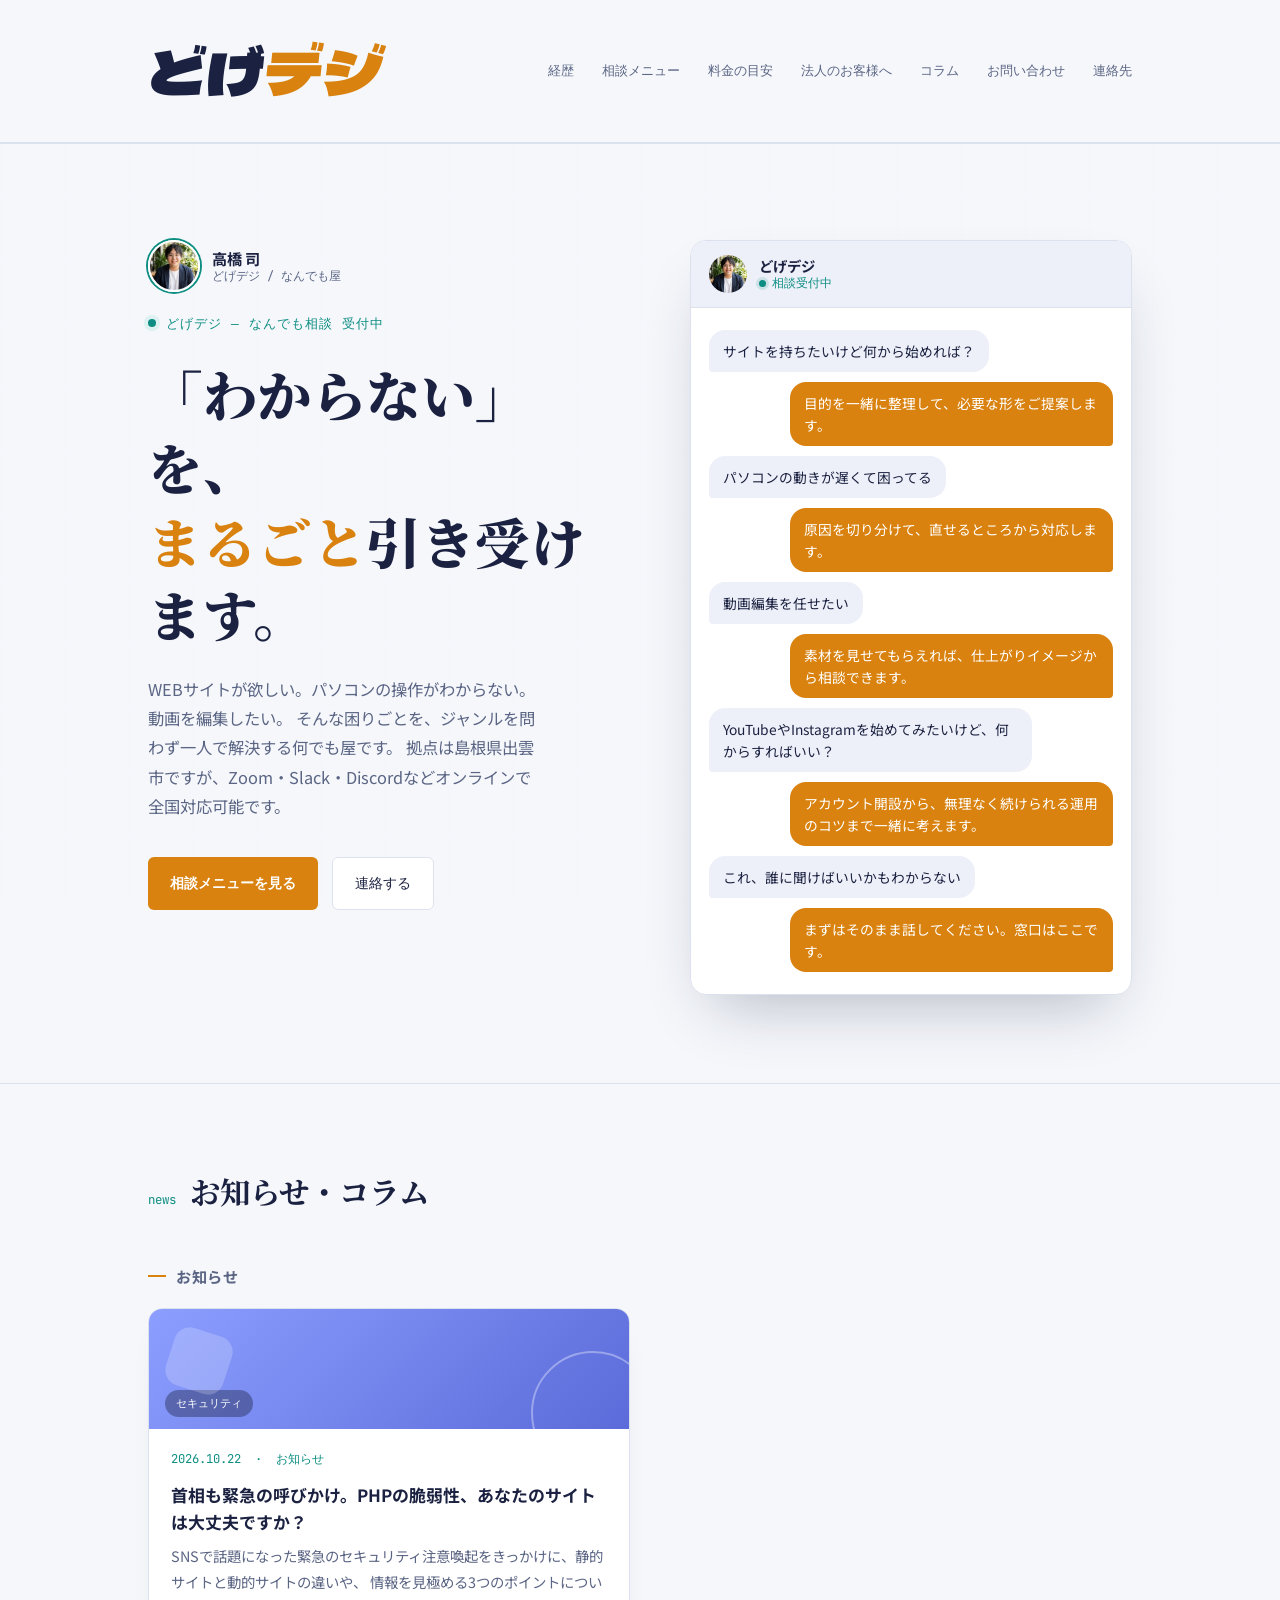
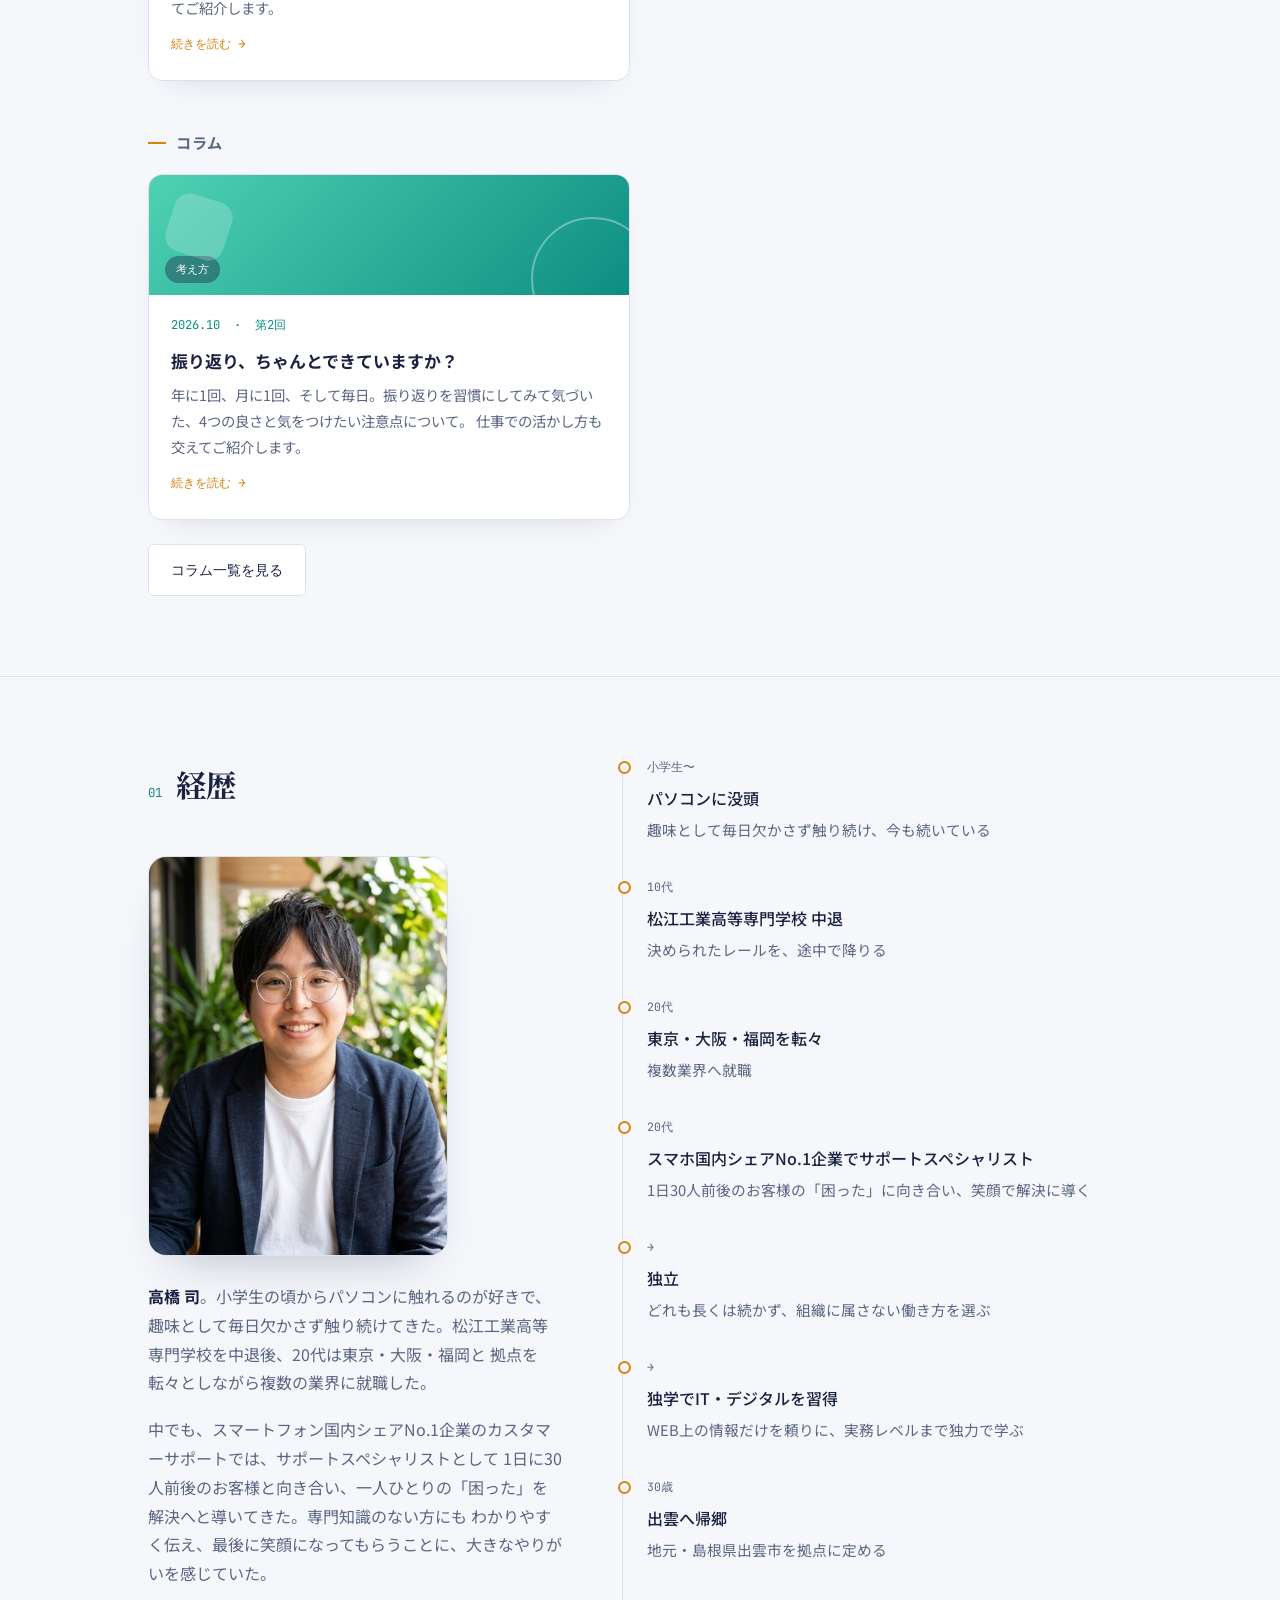
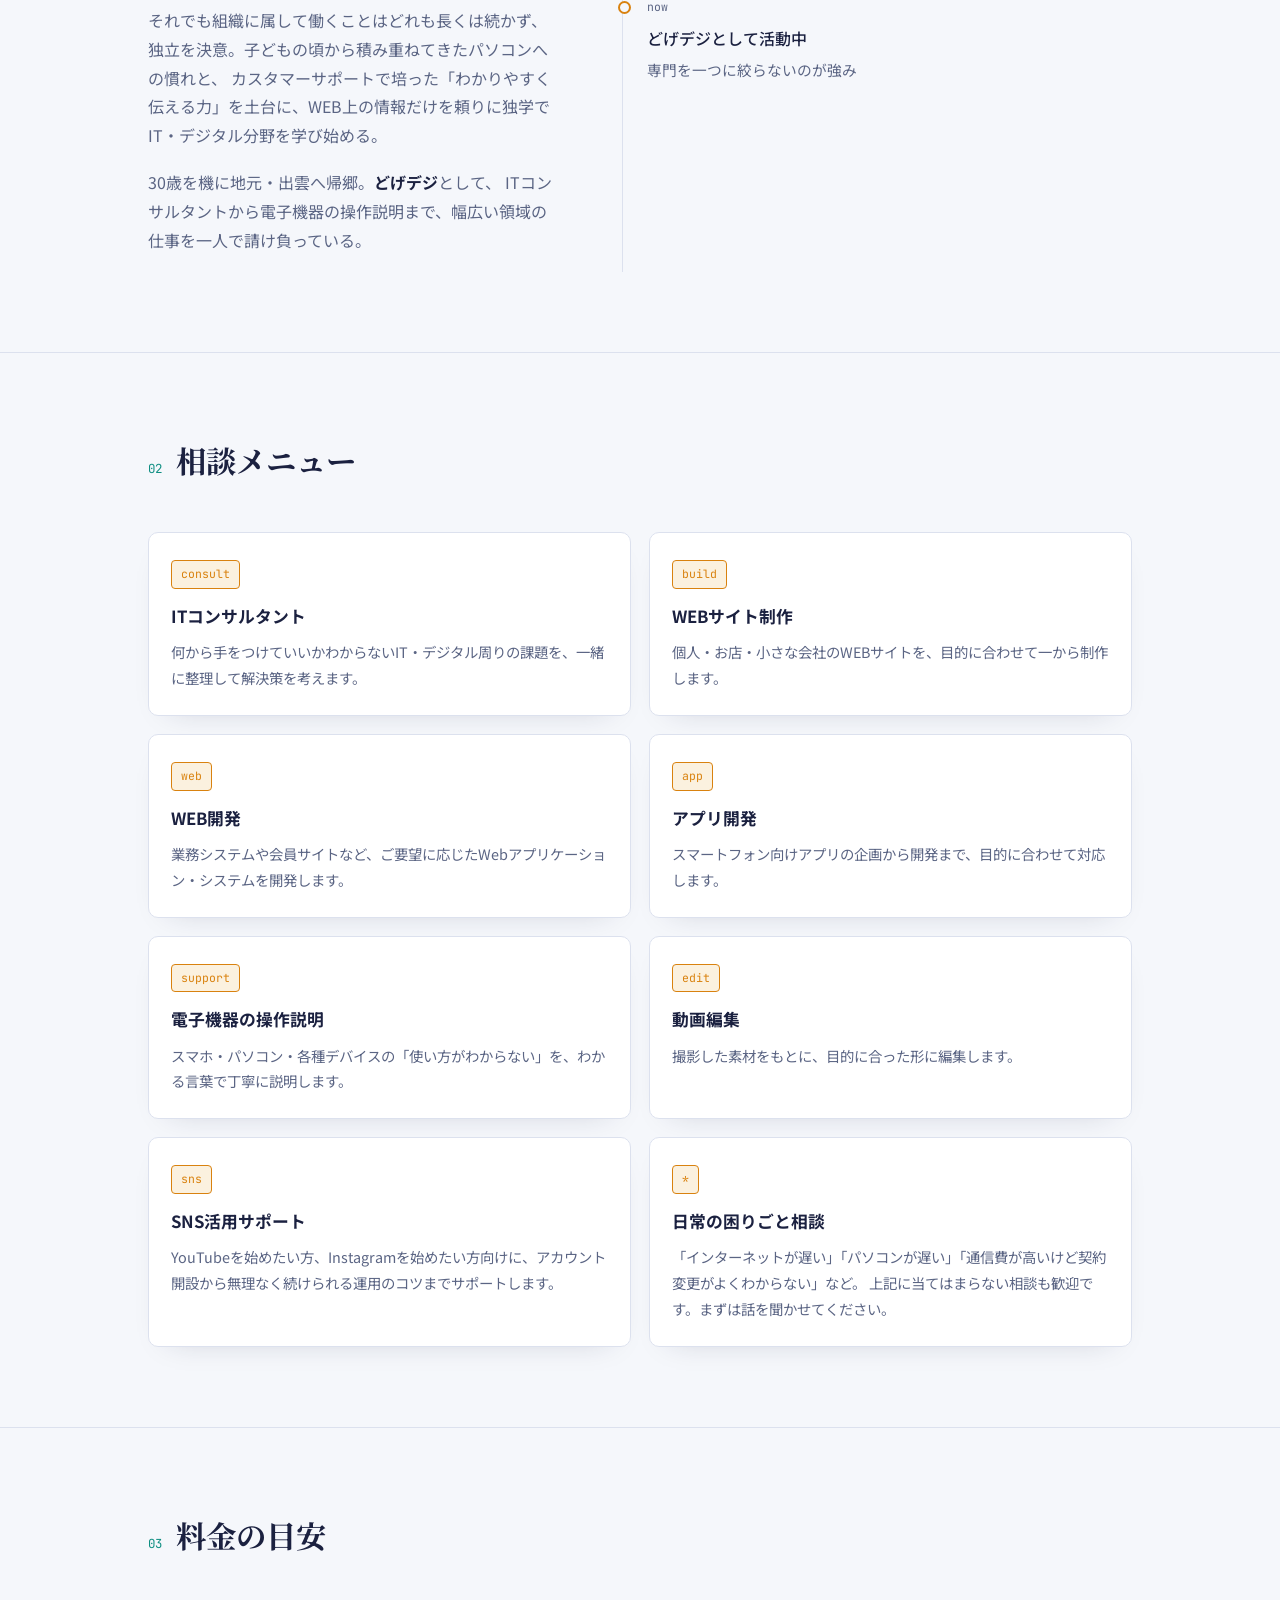
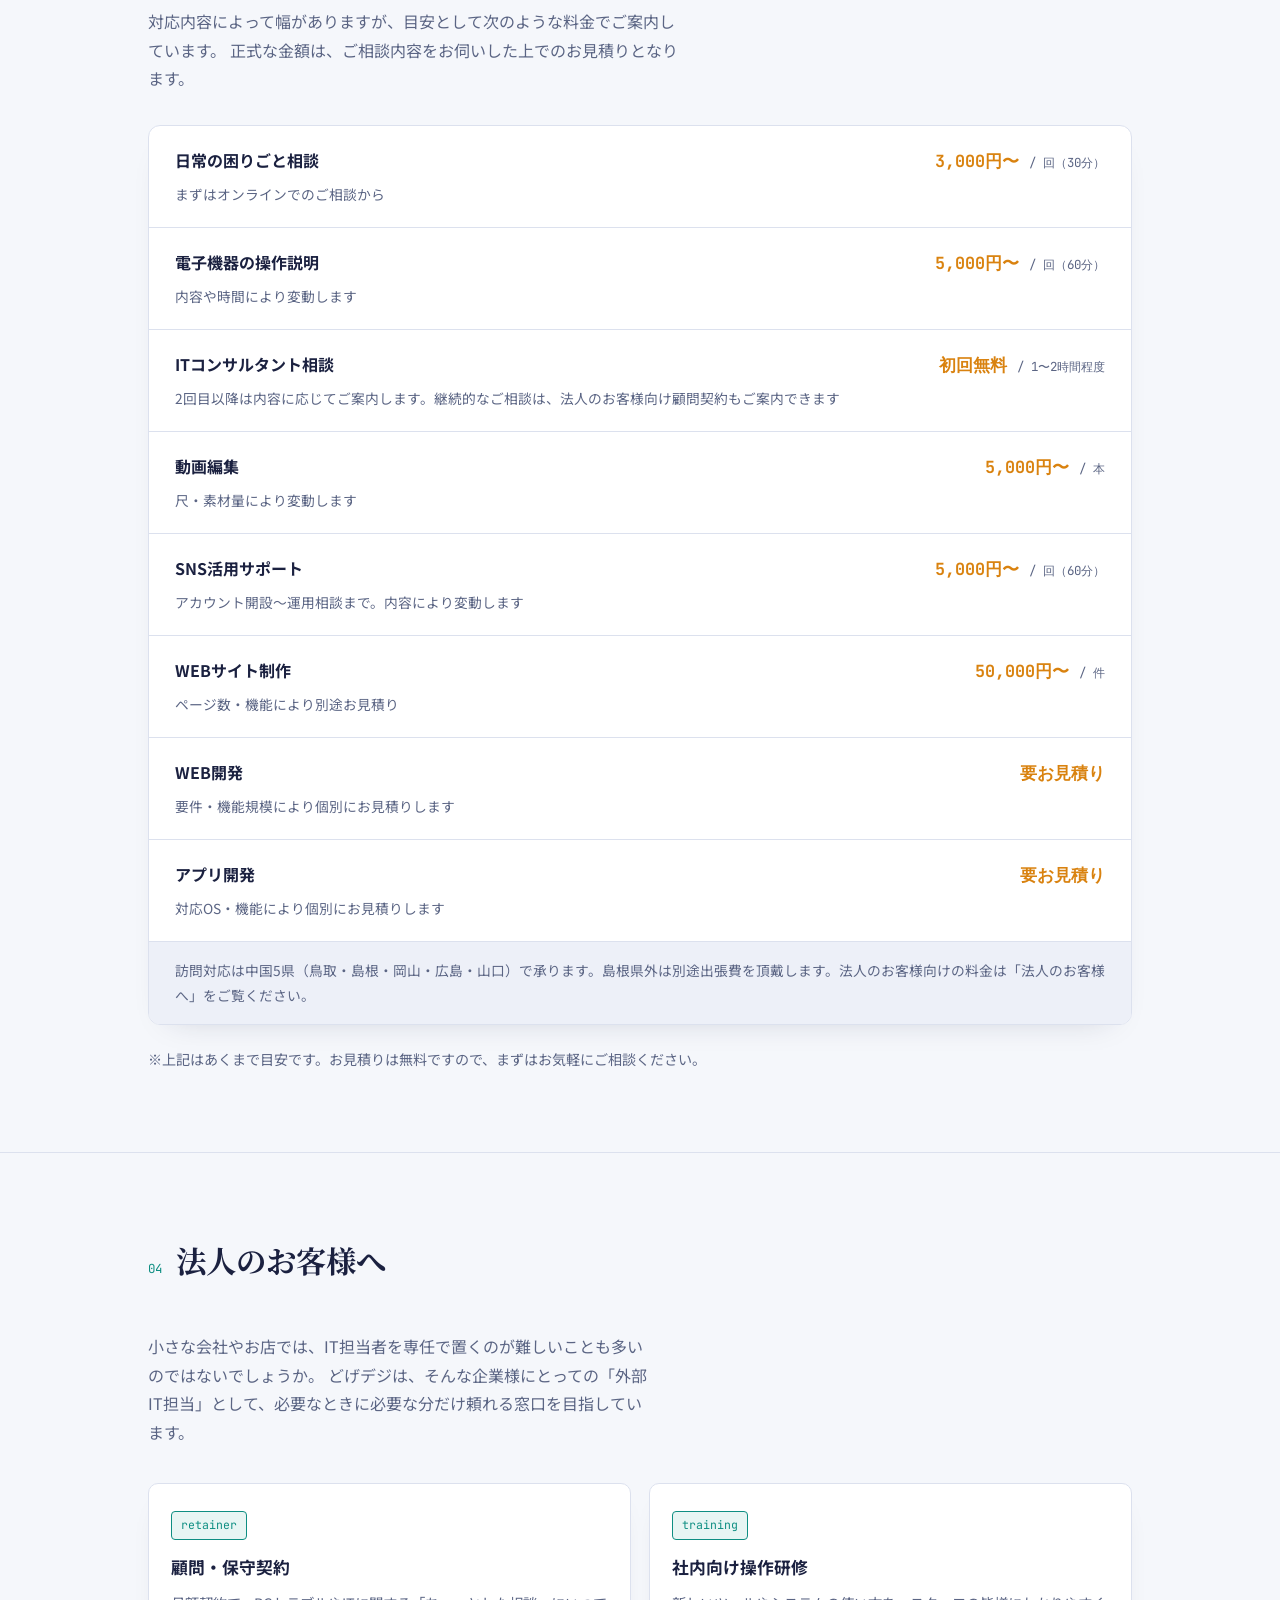
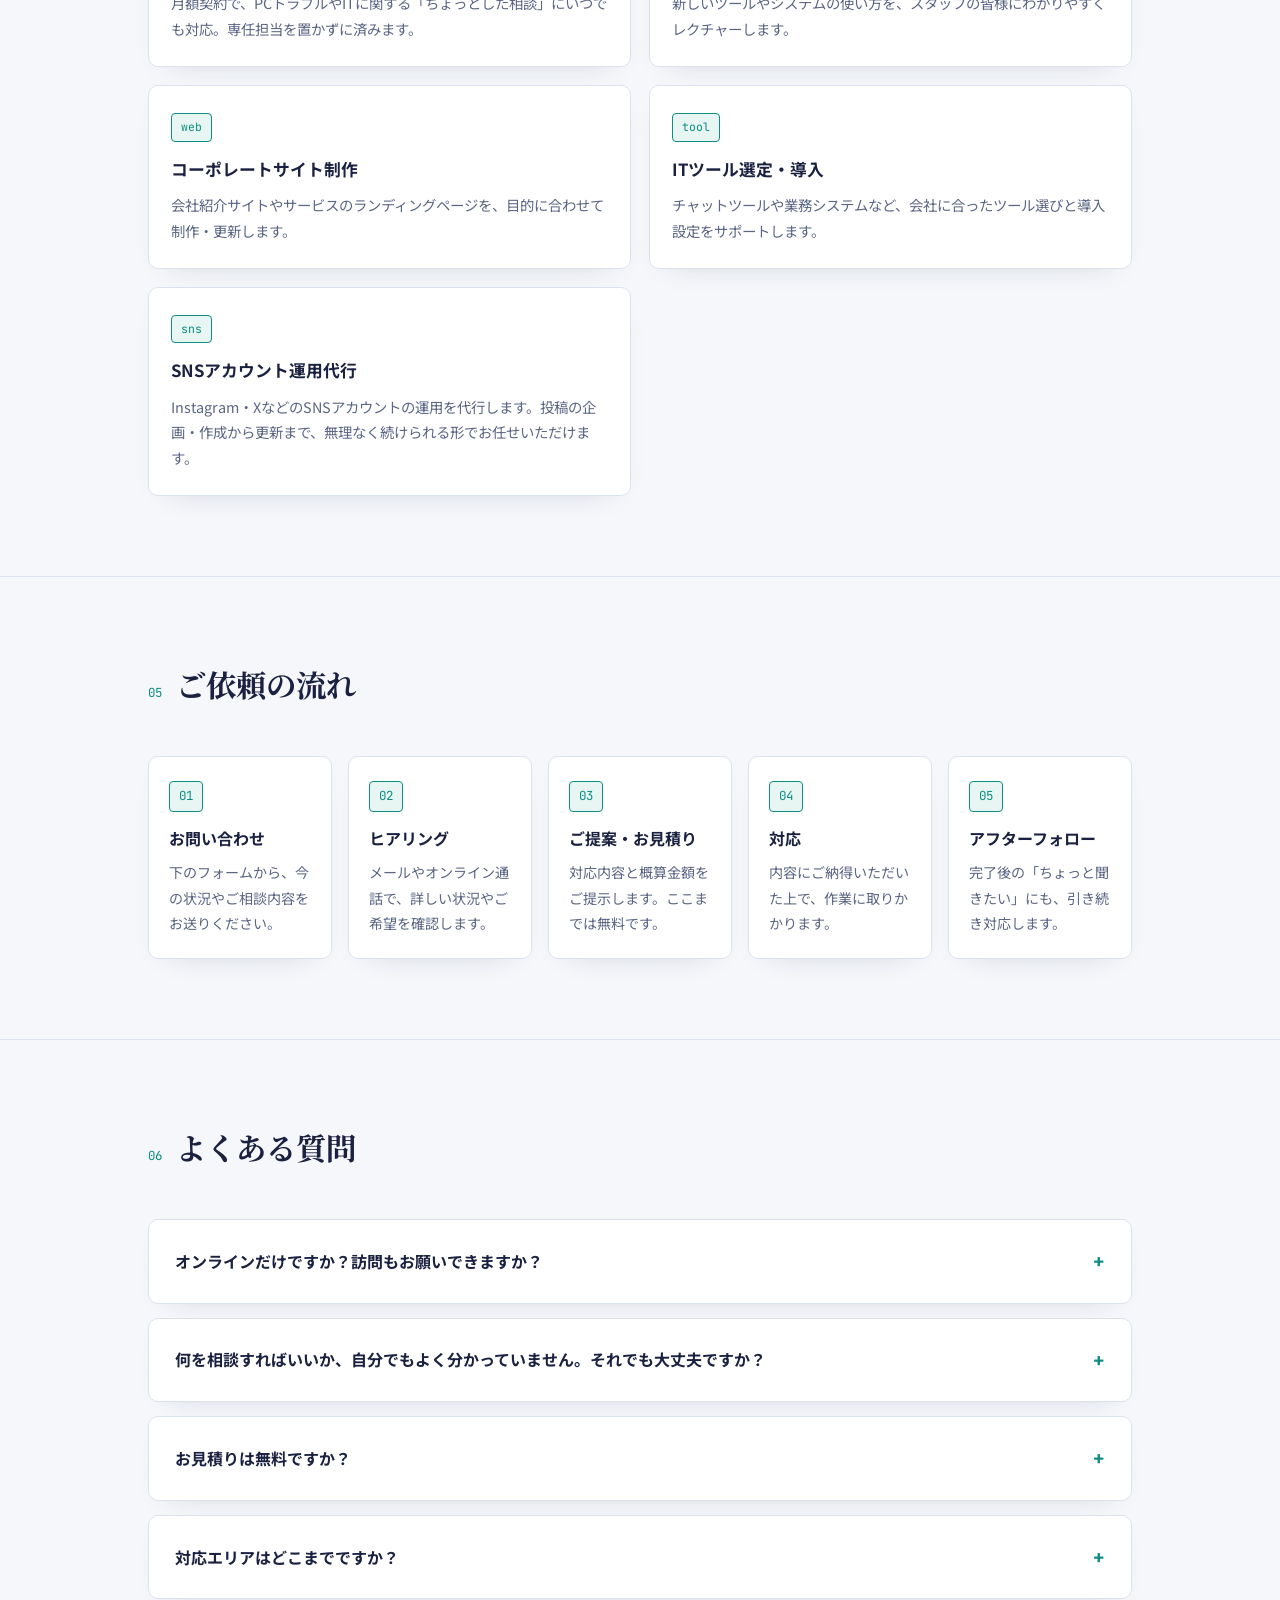
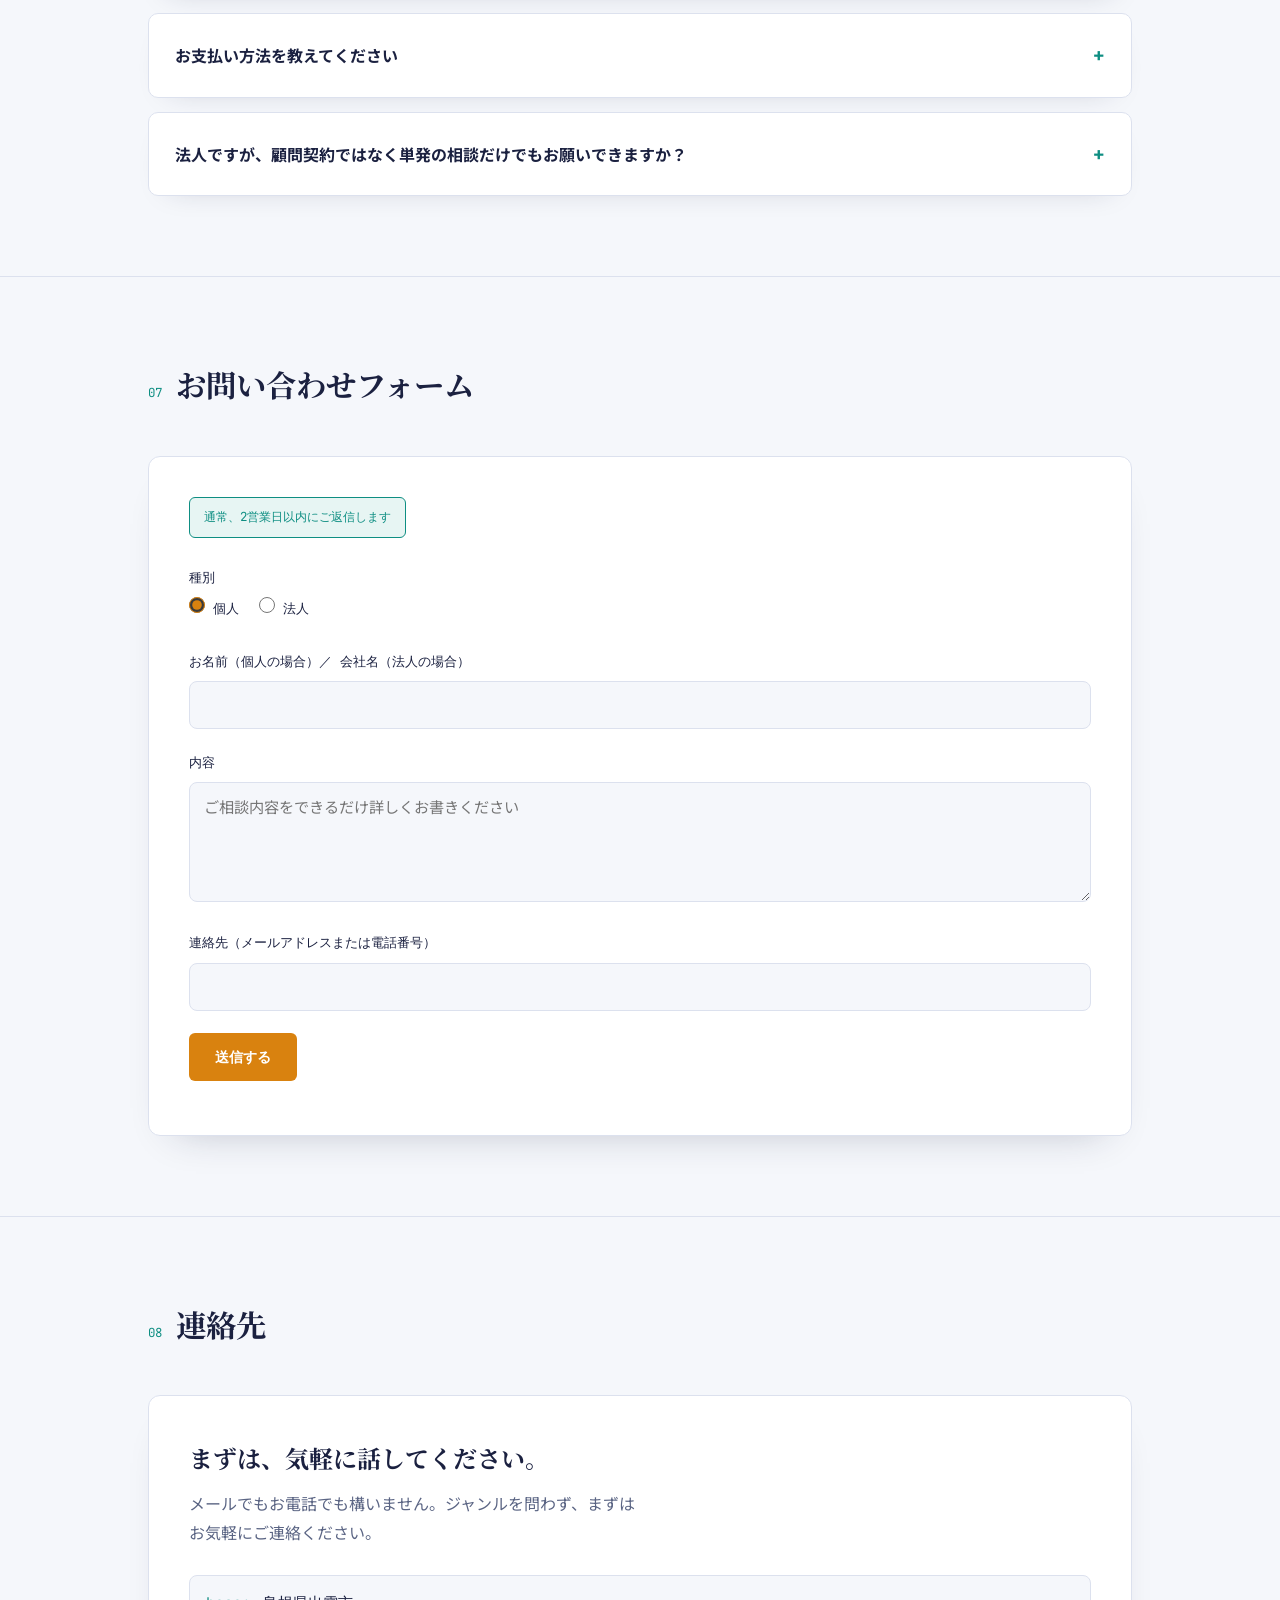
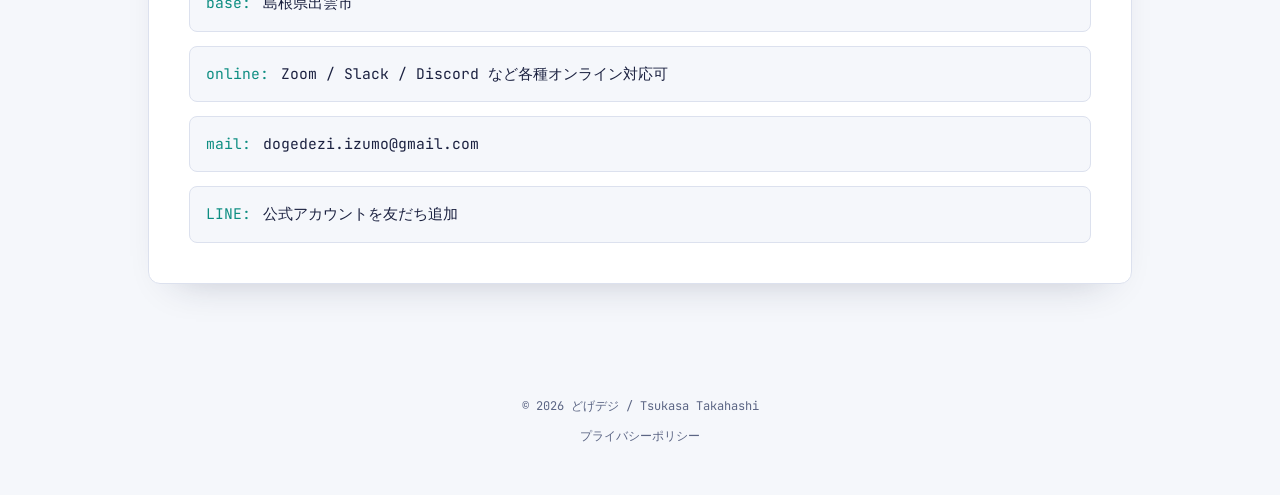
<file: index.html>
<!DOCTYPE html>
<html lang="ja">
<head>
<meta charset="UTF-8">
<meta name="viewport" content="width=device-width, initial-scale=1.0">
<title>どげデジ | なんでも相談できる、デジタルの窓口</title>
<meta name="description" content="島根県出雲市拠点、オンラインなら全国対応。WEBサイト制作、パソコン・スマホの操作説明、動画編集、SNS運用サポートなど、IT・デジタルのお困りごとを何でも相談できる「どげデジ」。個人のお客様から法人のお客様まで対応します。">
<link rel="canonical" href="https://dogedezi.jp/">
<link rel="icon" href="favicon.ico" sizes="any">
<link rel="icon" type="image/png" sizes="32x32" href="favicon-32.png">
<link rel="icon" type="image/png" sizes="192x192" href="favicon-192.png">
<link rel="apple-touch-icon" href="apple-touch-icon.png">
<meta property="og:type" content="website">
<meta property="og:site_name" content="どげデジ">
<meta property="og:title" content="どげデジ | なんでも相談できる、デジタルの窓口">
<meta property="og:description" content="島根県出雲市拠点、オンラインなら全国対応。WEBサイト制作、パソコン・スマホの操作説明、動画編集、SNS運用サポートなど、IT・デジタルのお困りごとを何でも相談できる「どげデジ」。">
<meta property="og:url" content="https://dogedezi.jp/">
<meta property="og:image" content="https://dogedezi.jp/profile-large.jpg">
<meta property="og:locale" content="ja_JP">
<meta name="twitter:card" content="summary_large_image">
<link rel="preconnect" href="https://fonts.googleapis.com">
<link href="https://fonts.googleapis.com/css2?family=Dela+Gothic+One&family=Noto+Serif+JP:wght@500;700;900&family=Noto+Sans+JP:wght@400;500;700&family=JetBrains+Mono:wght@400;500;700&display=swap" rel="stylesheet">
<link rel="stylesheet" href="style.css">
<script type="application/ld+json">
{
  "@context": "https://schema.org",
  "@type": "LocalBusiness",
  "name": "どげデジ",
  "image": "https://dogedezi.jp/profile-large.jpg",
  "url": "https://dogedezi.jp/",
  "email": "dogedezi.izumo@gmail.com",
  "description": "IT・デジタルのお困りごとを何でも相談できる、島根県出雲市拠点のなんでも屋「どげデジ」。オンラインなら全国対応。",
  "address": {
    "@type": "PostalAddress",
    "addressLocality": "出雲市",
    "addressRegion": "島根県",
    "addressCountry": "JP"
  },
  "areaServed": ["島根県", "鳥取県", "岡山県", "広島県", "山口県", "オンライン（全国対応）"],
  "priceRange": "¥3,000〜",
  "founder": {
    "@type": "Person",
    "name": "高橋司"
  }
}
</script>
</head>
<body>

<div class="grid-bg" aria-hidden="true"></div>

<header>
  <div class="nav">
    <a class="logo" href="index.html">どげ<span>デジ</span></a>
    <ul class="nav-links">
      <li><a href="#about">経歴</a></li>
      <li><a href="#services">相談メニュー</a></li>
      <li><a href="#pricing">料金の目安</a></li>
      <li><a href="#business">法人のお客様へ</a></li>
      <li><a href="column.html">コラム</a></li>
      <li><a href="#inquiry">お問い合わせ</a></li>
      <li><a href="#contact">連絡先</a></li>
    </ul>
  </div>
</header>

<main>
  <section class="hero">
    <div class="wrap hero-grid">
      <div>
        <div class="profile-badge">
          <img src="profile.jpg" alt="高橋司の写真" class="profile-photo">
          <div class="profile-badge-text">
            <span class="profile-name">高橋 司</span>
            <span class="profile-role">どげデジ / なんでも屋</span>
          </div>
        </div>
        <div class="eyebrow">どげデジ ― なんでも相談 受付中</div>
        <h1>「わからない」を、<br><span class="hl">まるごと</span>引き受けます。</h1>
        <p class="hero-sub">
          WEBサイトが欲しい。パソコンの操作がわからない。動画を編集したい。
          そんな困りごとを、ジャンルを問わず一人で解決する何でも屋です。
          拠点は島根県出雲市ですが、Zoom・Slack・Discordなどオンラインで全国対応可能です。
        </p>
        <div class="hero-cta">
          <a href="#services" class="btn btn-primary">相談メニューを見る</a>
          <a href="#contact" class="btn btn-ghost">連絡する</a>
        </div>
      </div>

      <div class="chatcard" aria-hidden="true">
        <div class="chatcard-header">
          <img src="profile.jpg" alt="" class="chatcard-avatar">
          <div class="chatcard-header-text">
            <span class="chatcard-name">どげデジ</span>
            <span class="chatcard-status"><span class="status-dot"></span>相談受付中</span>
          </div>
        </div>
        <div class="chatcard-body" id="log">
          <!-- filled by JS -->
        </div>
      </div>
    </div>
  </section>

  <section id="news">
    <div class="wrap">
      <div class="section-head">
        <span class="section-tag">news</span>
        <h2 class="section-title">お知らせ・コラム</h2>
      </div>
      <!--
        今後の更新方法:
        ここは「お知らせ」と「コラム」を別々のグループ（news-group）で表示します。
        ・お知らせ（記事ページを持たない告知や、今回のPHP脆弱性のような単発の注意喚起など）は
          お知らせグループの column-list に column-card を追加してください（リンク先が無ければ a タグの代わりに div タグで）。
          お知らせはコラムの「第◯回」には含めず、column-meta には日付や「お知らせ」などの表記のみを入れます。
        ・新しいコラム記事を公開したときは、コラムグループの column-card 1件をその記事の内容に差し替えてください
          （タイトル・抜粋・リンク先・日付など）。tone-a/tone-b/tone-c はcolumn.html側とローテーションを揃えてください。
      -->
      <div class="news-group">
        <div class="news-group-title">お知らせ</div>
        <div class="column-list">
          <a class="column-card" href="column/2026-10-security-notice.html">
            <div class="column-eyecatch tone-c"><span class="column-tag">セキュリティ</span></div>
            <div class="column-card-body">
              <div class="column-meta">2026.10.22 &nbsp;·&nbsp; お知らせ</div>
              <h3>首相も緊急の呼びかけ。PHPの脆弱性、あなたのサイトは大丈夫ですか？</h3>
              <p>
                SNSで話題になった緊急のセキュリティ注意喚起をきっかけに、静的サイトと動的サイトの違いや、
                情報を見極める3つのポイントについてご紹介します。
              </p>
              <span class="column-more">続きを読む →</span>
            </div>
          </a>
        </div>
      </div>

      <div class="news-group">
        <div class="news-group-title">コラム</div>
        <div class="column-list">
          <a class="column-card" href="column/2026-10-reflection-habit.html">
            <div class="column-eyecatch tone-b"><span class="column-tag">考え方</span></div>
            <div class="column-card-body">
              <div class="column-meta">2026.10 &nbsp;·&nbsp; 第2回</div>
              <h3>振り返り、ちゃんとできていますか？</h3>
              <p>
                年に1回、月に1回、そして毎日。振り返りを習慣にしてみて気づいた、4つの良さと気をつけたい注意点について。
                仕事での活かし方も交えてご紹介します。
              </p>
              <span class="column-more">続きを読む →</span>
            </div>
          </a>
        </div>
        <a href="column.html" class="btn btn-ghost" style="margin-top:24px;">コラム一覧を見る</a>
      </div>
    </div>
  </section>

  <section id="about">
    <div class="wrap about-grid">
      <div class="about-text">
        <div class="section-head">
          <span class="section-tag">01</span>
          <h2 class="section-title">経歴</h2>
        </div>
        <img src="profile-large.jpg" alt="高橋司の写真" class="about-photo">
        <p>
          <strong>高橋 司</strong>。小学生の頃からパソコンに触れるのが好きで、
          趣味として毎日欠かさず触り続けてきた。松江工業高等専門学校を中退後、20代は東京・大阪・福岡と
          拠点を転々としながら複数の業界に就職した。
        </p>
        <p>
          中でも、スマートフォン国内シェアNo.1企業のカスタマーサポートでは、サポートスペシャリストとして
          1日に30人前後のお客様と向き合い、一人ひとりの「困った」を解決へと導いてきた。専門知識のない方にも
          わかりやすく伝え、最後に笑顔になってもらうことに、大きなやりがいを感じていた。
        </p>
        <p>
          それでも組織に属して働くことはどれも長くは続かず、独立を決意。子どもの頃から積み重ねてきたパソコンへの慣れと、
          カスタマーサポートで培った「わかりやすく伝える力」を土台に、WEB上の情報だけを頼りに独学でIT・デジタル分野を学び始める。
        </p>
        <p>
          30歳を機に地元・出雲へ帰郷。<strong>どげデジ</strong>として、
          ITコンサルタントから電子機器の操作説明まで、幅広い領域の仕事を一人で請け負っている。
        </p>
      </div>

      <div class="timeline">
        <div class="tl-item">
          <span class="tl-time">小学生〜</span>
          <div class="tl-body">パソコンに没頭</div>
          <div class="tl-desc">趣味として毎日欠かさず触り続け、今も続いている</div>
        </div>
        <div class="tl-item">
          <span class="tl-time">10代</span>
          <div class="tl-body">松江工業高等専門学校 中退</div>
          <div class="tl-desc">決められたレールを、途中で降りる</div>
        </div>
        <div class="tl-item">
          <span class="tl-time">20代</span>
          <div class="tl-body">東京・大阪・福岡を転々</div>
          <div class="tl-desc">複数業界へ就職</div>
        </div>
        <div class="tl-item">
          <span class="tl-time">20代</span>
          <div class="tl-body">スマホ国内シェアNo.1企業でサポートスペシャリスト</div>
          <div class="tl-desc">1日30人前後のお客様の「困った」に向き合い、笑顔で解決に導く</div>
        </div>
        <div class="tl-item">
          <span class="tl-time">→</span>
          <div class="tl-body">独立</div>
          <div class="tl-desc">どれも長くは続かず、組織に属さない働き方を選ぶ</div>
        </div>
        <div class="tl-item">
          <span class="tl-time">→</span>
          <div class="tl-body">独学でIT・デジタルを習得</div>
          <div class="tl-desc">WEB上の情報だけを頼りに、実務レベルまで独力で学ぶ</div>
        </div>
        <div class="tl-item">
          <span class="tl-time">30歳</span>
          <div class="tl-body">出雲へ帰郷</div>
          <div class="tl-desc">地元・島根県出雲市を拠点に定める</div>
        </div>
        <div class="tl-item">
          <span class="tl-time">now</span>
          <div class="tl-body">どげデジとして活動中</div>
          <div class="tl-desc">専門を一つに絞らないのが強み</div>
        </div>
      </div>
    </div>
  </section>

  <section id="services">
    <div class="wrap">
      <div class="section-head">
        <span class="section-tag">02</span>
        <h2 class="section-title">相談メニュー</h2>
      </div>
      <div class="tickets">
        <div class="ticket">
          <span class="ticket-tag">consult</span>
          <h3>ITコンサルタント</h3>
          <p>何から手をつけていいかわからないIT・デジタル周りの課題を、一緒に整理して解決策を考えます。</p>
        </div>
        <div class="ticket">
          <span class="ticket-tag">build</span>
          <h3>WEBサイト制作</h3>
          <p>個人・お店・小さな会社のWEBサイトを、目的に合わせて一から制作します。</p>
        </div>
        <div class="ticket">
          <span class="ticket-tag">web</span>
          <h3>WEB開発</h3>
          <p>業務システムや会員サイトなど、ご要望に応じたWebアプリケーション・システムを開発します。</p>
        </div>
        <div class="ticket">
          <span class="ticket-tag">app</span>
          <h3>アプリ開発</h3>
          <p>スマートフォン向けアプリの企画から開発まで、目的に合わせて対応します。</p>
        </div>
        <div class="ticket">
          <span class="ticket-tag">support</span>
          <h3>電子機器の操作説明</h3>
          <p>スマホ・パソコン・各種デバイスの「使い方がわからない」を、わかる言葉で丁寧に説明します。</p>
        </div>
        <div class="ticket">
          <span class="ticket-tag">edit</span>
          <h3>動画編集</h3>
          <p>撮影した素材をもとに、目的に合った形に編集します。</p>
        </div>
        <div class="ticket">
          <span class="ticket-tag">sns</span>
          <h3>SNS活用サポート</h3>
          <p>YouTubeを始めたい方、Instagramを始めたい方向けに、アカウント開設から無理なく続けられる運用のコツまでサポートします。</p>
        </div>
        <div class="ticket">
          <span class="ticket-tag">*</span>
          <h3>日常の困りごと相談</h3>
          <p>「インターネットが遅い」「パソコンが遅い」「通信費が高いけど契約変更がよくわからない」など。
          上記に当てはまらない相談も歓迎です。まずは話を聞かせてください。</p>
        </div>
      </div>
    </div>
  </section>

  <section id="pricing">
    <div class="wrap">
      <div class="section-head">
        <span class="section-tag">03</span>
        <h2 class="section-title">料金の目安</h2>
      </div>
      <p class="section-lead">
        対応内容によって幅がありますが、目安として次のような料金でご案内しています。
        正式な金額は、ご相談内容をお伺いした上でのお見積りとなります。
      </p>
      <div class="price-list">
        <div class="price-row">
          <div class="price-name">日常の困りごと相談</div>
          <div class="price-amount">3,000円〜 <span class="price-unit">/ 回（30分）</span></div>
          <div class="price-note">まずはオンラインでのご相談から</div>
        </div>
        <div class="price-row">
          <div class="price-name">電子機器の操作説明</div>
          <div class="price-amount">5,000円〜 <span class="price-unit">/ 回（60分）</span></div>
          <div class="price-note">内容や時間により変動します</div>
        </div>
        <div class="price-row">
          <div class="price-name">ITコンサルタント相談</div>
          <div class="price-amount">初回無料 <span class="price-unit">/ 1〜2時間程度</span></div>
          <div class="price-note">2回目以降は内容に応じてご案内します。継続的なご相談は、法人のお客様向け顧問契約もご案内できます</div>
        </div>
        <div class="price-row">
          <div class="price-name">動画編集</div>
          <div class="price-amount">5,000円〜 <span class="price-unit">/ 本</span></div>
          <div class="price-note">尺・素材量により変動します</div>
        </div>
        <div class="price-row">
          <div class="price-name">SNS活用サポート</div>
          <div class="price-amount">5,000円〜 <span class="price-unit">/ 回（60分）</span></div>
          <div class="price-note">アカウント開設〜運用相談まで。内容により変動します</div>
        </div>
        <div class="price-row">
          <div class="price-name">WEBサイト制作</div>
          <div class="price-amount">50,000円〜 <span class="price-unit">/ 件</span></div>
          <div class="price-note">ページ数・機能により別途お見積り</div>
        </div>
        <div class="price-row">
          <div class="price-name">WEB開発</div>
          <div class="price-amount">要お見積り</div>
          <div class="price-note">要件・機能規模により個別にお見積りします</div>
        </div>
        <div class="price-row">
          <div class="price-name">アプリ開発</div>
          <div class="price-amount">要お見積り</div>
          <div class="price-note">対応OS・機能により個別にお見積りします</div>
        </div>
        <div class="price-row-note">
          訪問対応は中国5県（鳥取・島根・岡山・広島・山口）で承ります。島根県外は別途出張費を頂戴します。法人のお客様向けの料金は「法人のお客様へ」をご覧ください。
        </div>
      </div>
      <p class="price-disclaimer">
        ※上記はあくまで目安です。お見積りは無料ですので、まずはお気軽にご相談ください。
      </p>
    </div>
  </section>

  <section id="business">
    <div class="wrap">
      <div class="section-head">
        <span class="section-tag">04</span>
        <h2 class="section-title">法人のお客様へ</h2>
      </div>
      <p style="color:var(--text-muted); max-width:56ch; margin-bottom:36px;">
        小さな会社やお店では、IT担当者を専任で置くのが難しいことも多いのではないでしょうか。
        どげデジは、そんな企業様にとっての「外部IT担当」として、必要なときに必要な分だけ頼れる窓口を目指しています。
      </p>
      <div class="tickets">
        <div class="ticket">
          <span class="ticket-tag biz">retainer</span>
          <h3>顧問・保守契約</h3>
          <p>月額契約で、PCトラブルやITに関する「ちょっとした相談」にいつでも対応。専任担当を置かずに済みます。</p>
        </div>
        <div class="ticket">
          <span class="ticket-tag biz">training</span>
          <h3>社内向け操作研修</h3>
          <p>新しいツールやシステムの使い方を、スタッフの皆様にわかりやすくレクチャーします。</p>
        </div>
        <div class="ticket">
          <span class="ticket-tag biz">web</span>
          <h3>コーポレートサイト制作</h3>
          <p>会社紹介サイトやサービスのランディングページを、目的に合わせて制作・更新します。</p>
        </div>
        <div class="ticket">
          <span class="ticket-tag biz">tool</span>
          <h3>ITツール選定・導入</h3>
          <p>チャットツールや業務システムなど、会社に合ったツール選びと導入設定をサポートします。</p>
        </div>
        <div class="ticket">
          <span class="ticket-tag biz">sns</span>
          <h3>SNSアカウント運用代行</h3>
          <p>Instagram・XなどのSNSアカウントの運用を代行します。投稿の企画・作成から更新まで、無理なく続けられる形でお任せいただけます。</p>
        </div>
      </div>
    </div>
  </section>

  <section id="flow">
    <div class="wrap">
      <div class="section-head">
        <span class="section-tag">05</span>
        <h2 class="section-title">ご依頼の流れ</h2>
      </div>
      <div class="flow-steps">
        <div class="flow-step">
          <span class="flow-num">01</span>
          <h3>お問い合わせ</h3>
          <p>下のフォームから、今の状況やご相談内容をお送りください。</p>
        </div>
        <div class="flow-step">
          <span class="flow-num">02</span>
          <h3>ヒアリング</h3>
          <p>メールやオンライン通話で、詳しい状況やご希望を確認します。</p>
        </div>
        <div class="flow-step">
          <span class="flow-num">03</span>
          <h3>ご提案・お見積り</h3>
          <p>対応内容と概算金額をご提示します。ここまでは無料です。</p>
        </div>
        <div class="flow-step">
          <span class="flow-num">04</span>
          <h3>対応</h3>
          <p>内容にご納得いただいた上で、作業に取りかかります。</p>
        </div>
        <div class="flow-step">
          <span class="flow-num">05</span>
          <h3>アフターフォロー</h3>
          <p>完了後の「ちょっと聞きたい」にも、引き続き対応します。</p>
        </div>
      </div>
    </div>
  </section>

  <section id="faq">
    <div class="wrap">
      <div class="section-head">
        <span class="section-tag">06</span>
        <h2 class="section-title">よくある質問</h2>
      </div>
      <div class="faq-list">
        <details class="faq-item">
          <summary>オンラインだけですか？訪問もお願いできますか？</summary>
          <div class="faq-answer">オンライン（Zoom・Slack・Discordなど）でのご相談、中国5県（鳥取・島根・岡山・広島・山口）への訪問、どちらも対応しています。まずはご希望をお聞かせください。</div>
        </details>
        <details class="faq-item">
          <summary>何を相談すればいいか、自分でもよく分かっていません。それでも大丈夫ですか？</summary>
          <div class="faq-answer">大丈夫です。「うまく言葉にできない」状態からのご相談も多いので、思いつくまま書いていただければ、一緒に整理するところから始めます。</div>
        </details>
        <details class="faq-item">
          <summary>お見積りは無料ですか？</summary>
          <div class="faq-answer">はい、内容をお伺いした上でのお見積りまでは無料です。金額にご納得いただいてから作業に入りますので、ご安心ください。</div>
        </details>
        <details class="faq-item">
          <summary>対応エリアはどこまでですか？</summary>
          <div class="faq-answer">オンラインであれば全国どこでも対応可能です。訪問の場合は中国5県（鳥取・島根・岡山・広島・山口）に対応しています。島根県外は別途出張費がかかります。詳しくはお問い合わせください。</div>
        </details>
        <details class="faq-item">
          <summary>お支払い方法を教えてください</summary>
          <div class="faq-answer">銀行振込に対応しています。法人のお客様は、請求書でのお支払いもご案内可能です。</div>
        </details>
        <details class="faq-item">
          <summary>法人ですが、顧問契約ではなく単発の相談だけでもお願いできますか？</summary>
          <div class="faq-answer">もちろん可能です。顧問契約でなくても、単発のご相談・単発のご依頼も歓迎しています。</div>
        </details>
      </div>
    </div>
  </section>

  <section id="inquiry">
    <div class="wrap">
      <div class="section-head">
        <span class="section-tag">07</span>
        <h2 class="section-title">お問い合わせフォーム</h2>
      </div>

      <div class="form-panel">
        <div class="form-note">通常、2営業日以内にご返信します</div>

        <form id="inquiry-form" action="https://formspree.io/f/mljebnqn" method="POST">
          <div class="field">
            <label for="type-individual">種別</label>
            <div class="radio-row">
              <label class="radio-opt">
                <input type="radio" name="種別" id="type-individual" value="個人" checked>
                個人
              </label>
              <label class="radio-opt">
                <input type="radio" name="種別" id="type-corporate" value="法人">
                法人
              </label>
            </div>
          </div>

          <div class="field">
            <label for="name">お名前（個人の場合）／ 会社名（法人の場合）</label>
            <input type="text" id="name" name="お名前・会社名" required>
          </div>

          <div class="field">
            <label for="message">内容</label>
            <textarea id="message" name="内容" placeholder="ご相談内容をできるだけ詳しくお書きください" required></textarea>
          </div>

          <div class="field">
            <label for="contact-info">連絡先（メールアドレスまたは電話番号）</label>
            <input type="text" id="contact-info" name="連絡先" required>
          </div>

          <input type="hidden" name="_subject" id="form-subject" value="どげデジ お問い合わせ">
          <input type="hidden" name="_next" value="https://dogedezi.jp/?sent=1#inquiry">

          <button type="submit" class="form-submit">送信する</button>
          <div class="form-status" id="form-status"></div>
        </form>
      </div>
    </div>
  </section>

  <section id="contact">
    <div class="wrap">
      <div class="section-head">
        <span class="section-tag">08</span>
        <h2 class="section-title">連絡先</h2>
      </div>
      <div class="contact-panel">
        <div class="contact-lead">まずは、気軽に話してください。</div>
        <p class="contact-sub">メールでもお電話でも構いません。ジャンルを問わず、まずはお気軽にご連絡ください。</p>
        <div class="contact-rows">
          <div class="contact-row" style="cursor:default;">
            <span class="k">base:</span> 島根県出雲市
          </div>
          <div class="contact-row" style="cursor:default;">
            <span class="k">online:</span> Zoom / Slack / Discord など各種オンライン対応可
          </div>
          <a class="contact-row" href="mailto:dogedezi.izumo@gmail.com">
            <span class="k">mail:</span> dogedezi.izumo@gmail.com
          </a>
          <!-- 電話番号を一時非表示中（2026-09-13〜、約2週間後に再掲載予定。復活させる時はこのコメントを外すだけでOK） -->
          <!--
          <a class="contact-row" id="tel-link" href="javascript:void(0)" data-tel-rev="36568458080">
            <span class="k">tel:</span> <span id="tel-display">お電話</span>
          </a>
          -->
          <a class="contact-row" href="https://lin.ee/7IkRbFh" target="_blank" rel="noopener">
            <span class="k">LINE:</span> 公式アカウントを友だち追加
          </a>
        </div>
        <!-- 上の電話番号を再掲載する時、このお断り文言もあわせて復活させる -->
        <!-- <p class="contact-note">※大変恐れ入りますが、営業目的のお電話はご遠慮ください。</p> -->
      </div>
    </div>
  </section>
</main>

<footer>
  <div class="wrap">
    © 2026 どげデジ / Tsukasa Takahashi
    <div class="footer-links"><a href="privacy.html">プライバシーポリシー</a></div>
  </div>
</footer>

<script>
  const logs = [
    { q: "サイトを持ちたいけど何から始めれば？", a: "目的を一緒に整理して、必要な形をご提案します。" },
    { q: "パソコンの動きが遅くて困ってる", a: "原因を切り分けて、直せるところから対応します。" },
    { q: "動画編集を任せたい", a: "素材を見せてもらえれば、仕上がりイメージから相談できます。" },
    { q: "YouTubeやInstagramを始めてみたいけど、何からすればいい？", a: "アカウント開設から、無理なく続けられる運用のコツまで一緒に考えます。" },
    { q: "これ、誰に聞けばいいかもわからない", a: "まずはそのまま話してください。窓口はここです。" }
  ];

  const container = document.getElementById('log');
  const reduceMotion = window.matchMedia('(prefers-reduced-motion: reduce)').matches;

  function render(){
    container.innerHTML = '';
    logs.forEach((item, i) => {
      const qRow = document.createElement('div');
      qRow.className = 'bubble-row q';
      const qBubble = document.createElement('div');
      qBubble.className = 'bubble';
      qBubble.textContent = item.q;
      qRow.appendChild(qBubble);

      const aRow = document.createElement('div');
      aRow.className = 'bubble-row a';
      const aBubble = document.createElement('div');
      aBubble.className = 'bubble';
      aBubble.textContent = item.a;
      aRow.appendChild(aBubble);

      if(!reduceMotion){
        qRow.style.animationDelay = (i * 0.9) + 's';
        aRow.style.animationDelay = (i * 0.9 + 0.35) + 's';
      }

      container.appendChild(qRow);
      container.appendChild(aRow);
    });
  }

  render();

  // ---- inquiry form: submit directly (natively) to Formspree, no fetch/CORS involved ----
  const inquiryForm = document.getElementById('inquiry-form');
  const formStatus = document.getElementById('form-status');
  const formSubjectField = document.getElementById('form-subject');

  inquiryForm.addEventListener('submit', function(){
    const type = inquiryForm.querySelector('input[name="種別"]:checked').value;
    const name = document.getElementById('name').value.trim();
    formSubjectField.value = `【どげデジ お問い合わせ】${type} / ${name}`;
    formStatus.textContent = '送信中です…';
    // no e.preventDefault(): the browser submits the form to Formspree normally,
    // then Formspree redirects back to this page (see the _next hidden field).
  });

  // ---- after returning from Formspree, show a thank-you message ----
  if (location.search.includes('sent=1')) {
    formStatus.textContent = 'お問い合わせを送信しました。ありがとうございます。通常2営業日以内にご返信します。';
    history.replaceState(null, '', location.pathname + location.hash);
  }

  // ---- reconstruct phone number at runtime (reduces automated scraping for telemarketing) ----
  (function(){
    var telLink = document.getElementById('tel-link');
    var telDisplay = document.getElementById('tel-display');
    if(!telLink || !telDisplay) return;
    var rev = telLink.getAttribute('data-tel-rev');
    var digits = rev.split('').reverse().join('');
    telLink.setAttribute('href', 'tel:' + digits);
    telDisplay.textContent = digits.replace(/(\d{3})(\d{4})(\d{4})/, '$1-$2-$3');
  })();
</script>

<!-- Cloudflare Web Analytics -->
<script type='module' src='https://static.cloudflareinsights.com/beacon.min.js' data-cf-beacon='{"token": "12b37e7bf7ec488c862b0d2fe8932640"}'></script>
<!-- End Cloudflare Web Analytics -->

</body>
</html>
</file>
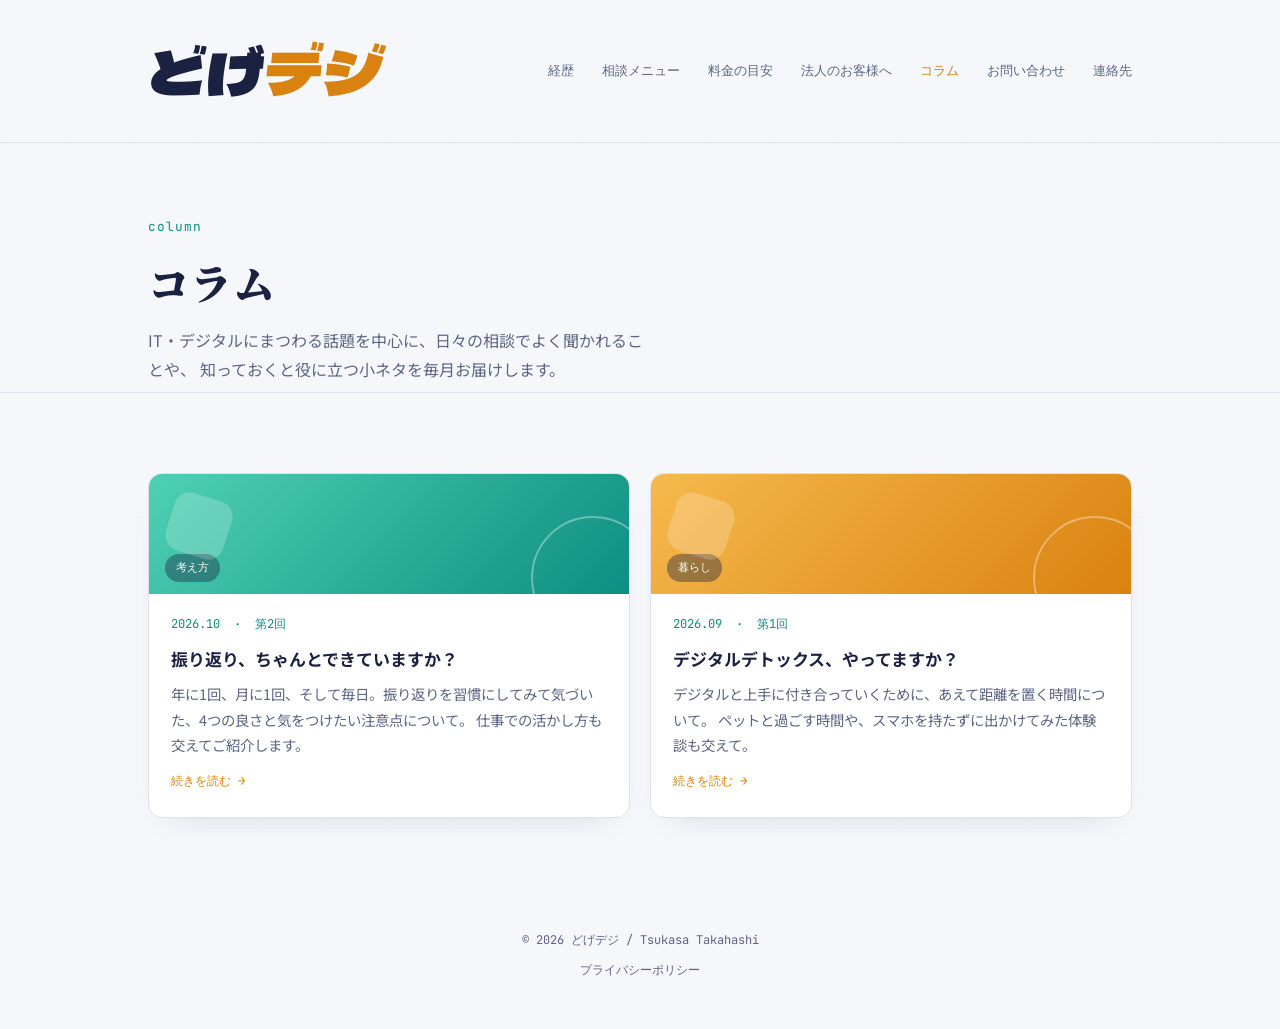
<file: column.html>
<!DOCTYPE html>
<html lang="ja">
<head>
<meta charset="UTF-8">
<meta name="viewport" content="width=device-width, initial-scale=1.0">
<title>コラム | どげデジ</title>
<meta name="description" content="IT・デジタルにまつわる話題やお役立ち情報をお届けするどげデジのコラム。日々のご相談でよく聞かれることや、知っておくと便利な小ネタを毎月更新しています。">
<link rel="canonical" href="https://dogedezi.jp/column.html">
<link rel="icon" href="favicon.ico" sizes="any">
<link rel="icon" type="image/png" sizes="32x32" href="favicon-32.png">
<link rel="icon" type="image/png" sizes="192x192" href="favicon-192.png">
<link rel="apple-touch-icon" href="apple-touch-icon.png">
<meta property="og:type" content="website">
<meta property="og:site_name" content="どげデジ">
<meta property="og:title" content="コラム | どげデジ">
<meta property="og:description" content="IT・デジタルにまつわる話題やお役立ち情報をお届けするどげデジのコラム。日々のご相談でよく聞かれることや、知っておくと便利な小ネタを毎月更新しています。">
<meta property="og:url" content="https://dogedezi.jp/column.html">
<meta property="og:image" content="https://dogedezi.jp/profile-large.jpg">
<meta property="og:locale" content="ja_JP">
<meta name="twitter:card" content="summary_large_image">
<link rel="preconnect" href="https://fonts.googleapis.com">
<link href="https://fonts.googleapis.com/css2?family=Dela+Gothic+One&family=Noto+Serif+JP:wght@500;700;900&family=Noto+Sans+JP:wght@400;500;700&family=JetBrains+Mono:wght@400;500;700&display=swap" rel="stylesheet">
<link rel="stylesheet" href="style.css">
</head>
<body>

<div class="grid-bg" aria-hidden="true"></div>

<header>
  <div class="nav">
    <a class="logo" href="index.html">どげ<span>デジ</span></a>
    <ul class="nav-links">
      <li><a href="index.html#about">経歴</a></li>
      <li><a href="index.html#services">相談メニュー</a></li>
      <li><a href="index.html#pricing">料金の目安</a></li>
      <li><a href="index.html#business">法人のお客様へ</a></li>
      <li><a href="column.html" class="is-current">コラム</a></li>
      <li><a href="index.html#inquiry">お問い合わせ</a></li>
      <li><a href="index.html#contact">連絡先</a></li>
    </ul>
  </div>
</header>

<main>
  <section class="page-header" style="border-top:none;">
    <div class="wrap">
      <div class="page-eyebrow">column</div>
      <h1 class="page-title">コラム</h1>
      <p class="page-lead">
        IT・デジタルにまつわる話題を中心に、日々の相談でよく聞かれることや、
        知っておくと役に立つ小ネタを毎月お届けします。
      </p>
    </div>
  </section>

  <section>
    <div class="wrap">
      <div class="column-list">

        <!--
          今後の更新方法:
          このページは「コラム」記事のみを掲載します（お知らせ・単発の告知はトップページの
          お知らせグループに掲載し、ここには含めません）。
          新しいコラム記事を1本追加するときは、column/配下に記事ページ(例: column/2026-11-example.html)を作成し、
          このコメントの直後に <a class="column-card"> のブロックを1つ追加してください(新しい記事が一番上)。
          カードのアイキャッチ色は tone-a / tone-b / tone-c を記事ごとに順番でローテーションしてください
          （同じ色が続かないように）。column-tag にはカテゴリ名（例: 暮らし／パソコン／SNSなど）を入れます。
        -->

        <a class="column-card" href="column/2026-10-reflection-habit.html">
          <div class="column-eyecatch tone-b"><span class="column-tag">考え方</span></div>
          <div class="column-card-body">
            <div class="column-meta">2026.10 &nbsp;·&nbsp; 第2回</div>
            <h3>振り返り、ちゃんとできていますか？</h3>
            <p>
              年に1回、月に1回、そして毎日。振り返りを習慣にしてみて気づいた、4つの良さと気をつけたい注意点について。
              仕事での活かし方も交えてご紹介します。
            </p>
            <span class="column-more">続きを読む →</span>
          </div>
        </a>

        <a class="column-card" href="column/2026-09-digital-detox.html">
          <div class="column-eyecatch tone-a"><span class="column-tag">暮らし</span></div>
          <div class="column-card-body">
            <div class="column-meta">2026.09 &nbsp;·&nbsp; 第1回</div>
            <h3>デジタルデトックス、やってますか？</h3>
            <p>
              デジタルと上手に付き合っていくために、あえて距離を置く時間について。
              ペットと過ごす時間や、スマホを持たずに出かけてみた体験談も交えて。
            </p>
            <span class="column-more">続きを読む →</span>
          </div>
        </a>

      </div>
    </div>
  </section>
</main>

<footer>
  <div class="wrap">
    © 2026 どげデジ / Tsukasa Takahashi
    <div class="footer-links"><a href="privacy.html">プライバシーポリシー</a></div>
  </div>
</footer>

<!-- Cloudflare Web Analytics -->
<script type='module' src='https://static.cloudflareinsights.com/beacon.min.js' data-cf-beacon='{"token": "12b37e7bf7ec488c862b0d2fe8932640"}'></script>
<!-- End Cloudflare Web Analytics -->

</body>
</html>
</file>
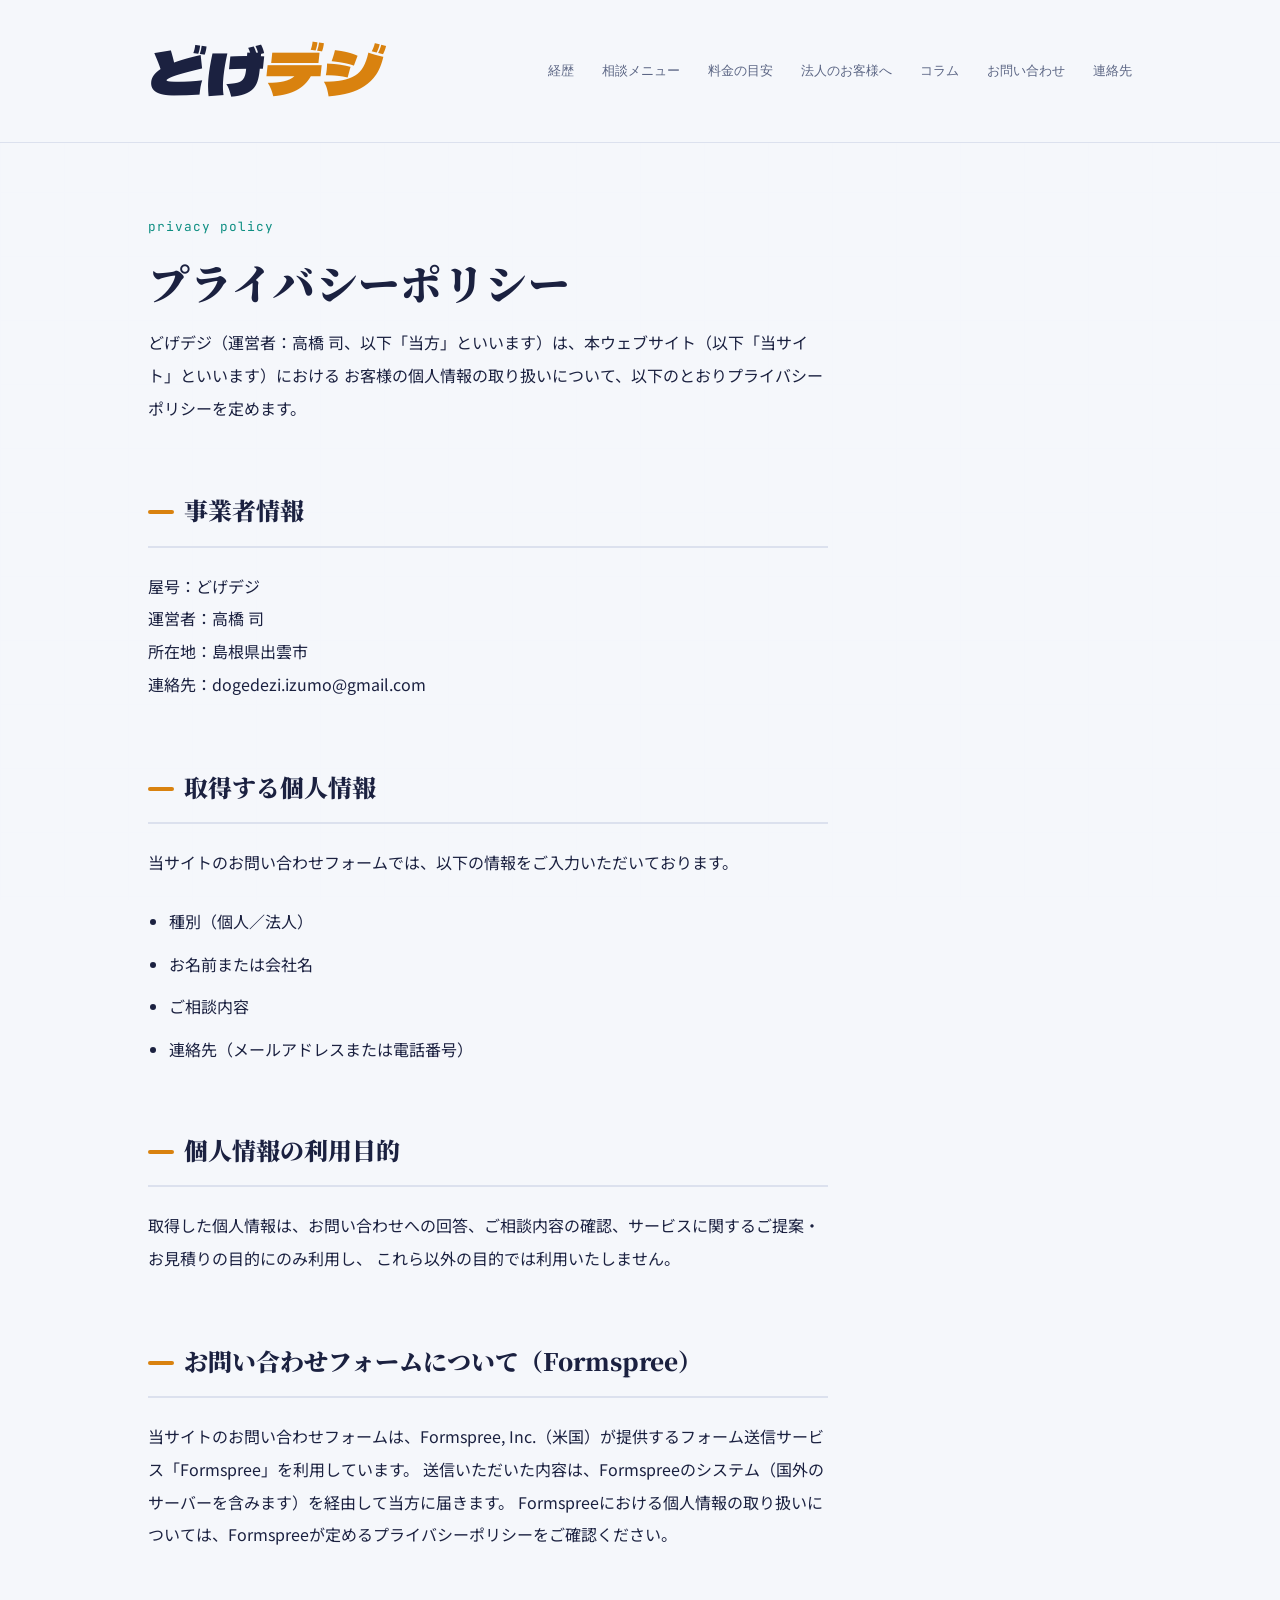
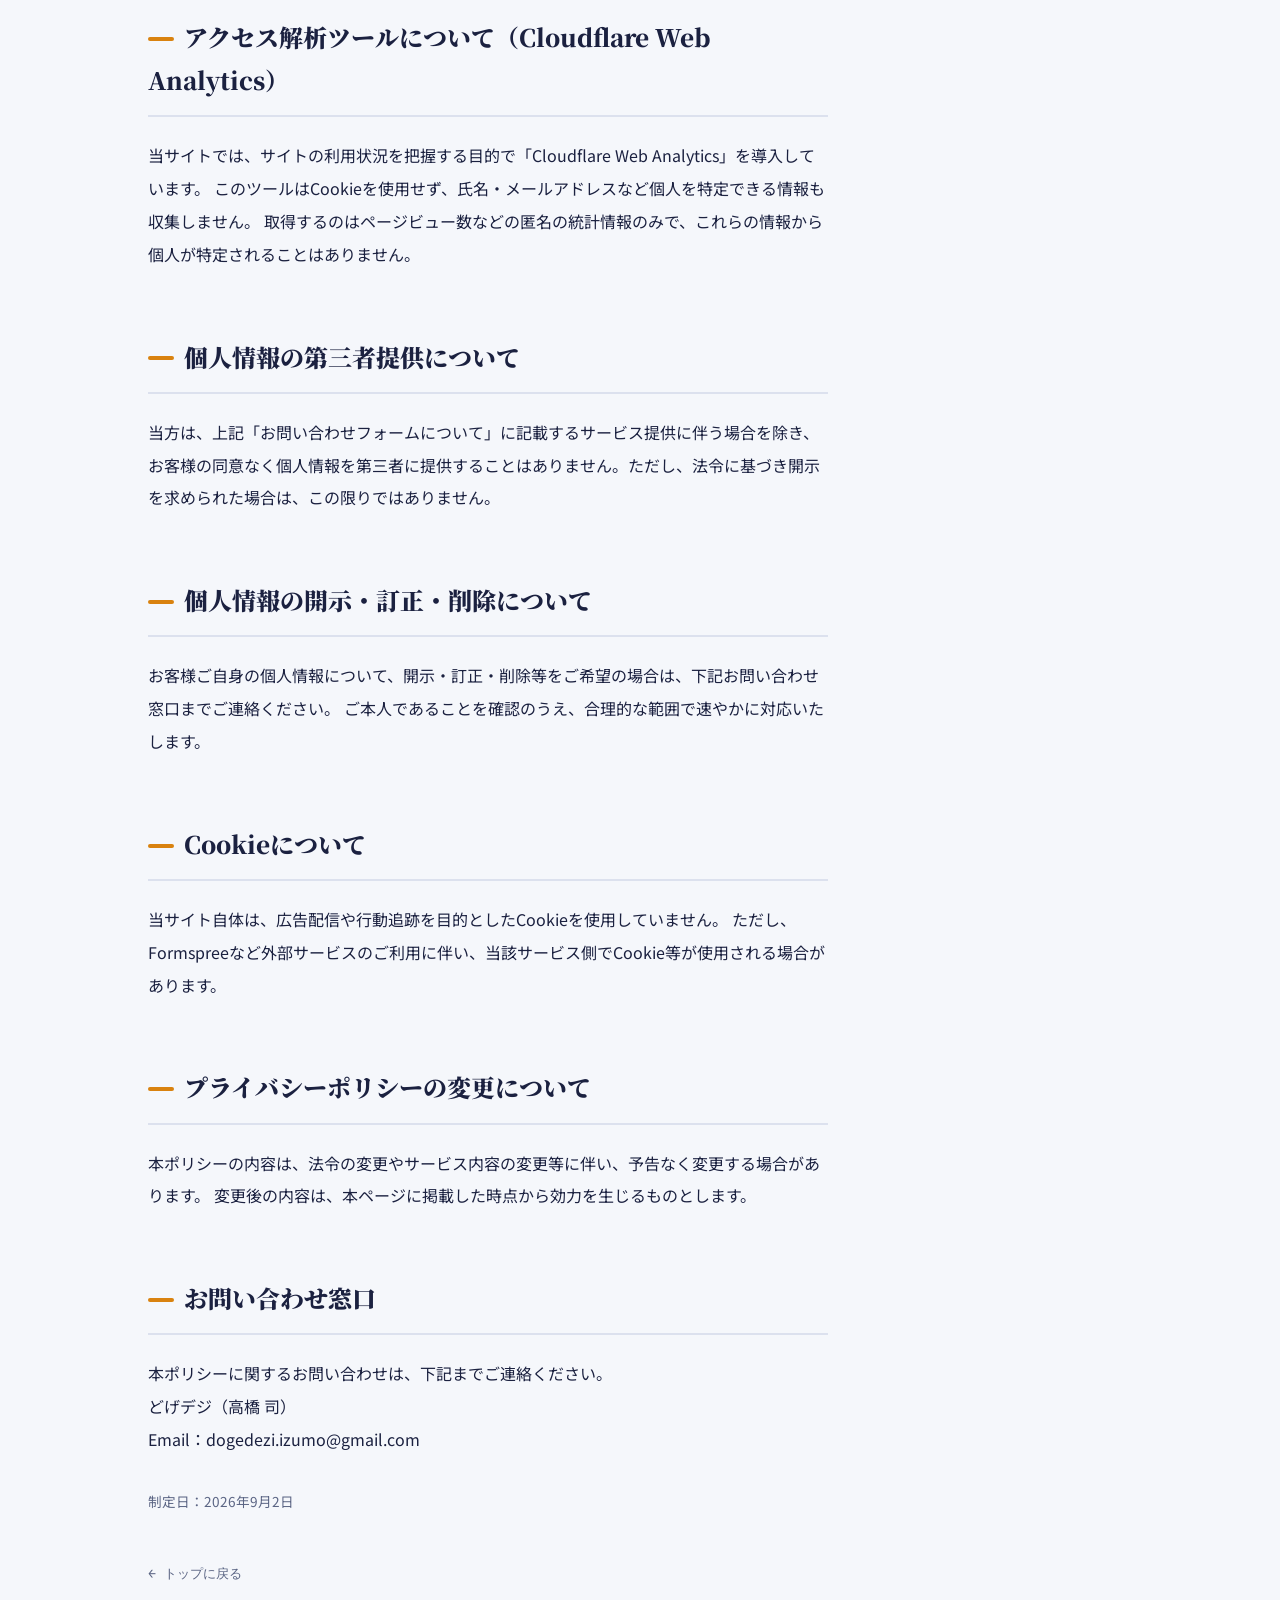
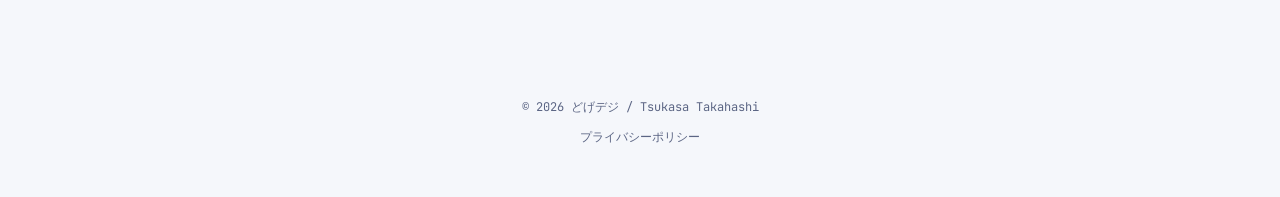
<file: privacy.html>
<!DOCTYPE html>
<html lang="ja">
<head>
<meta charset="UTF-8">
<meta name="viewport" content="width=device-width, initial-scale=1.0">
<title>プライバシーポリシー | どげデジ</title>
<meta name="description" content="どげデジ（運営者：高橋司）が運営する当サイトにおける、個人情報の取り扱いについて定めたプライバシーポリシーです。">
<link rel="canonical" href="https://dogedezi.jp/privacy.html">
<link rel="icon" href="favicon.ico" sizes="any">
<link rel="icon" type="image/png" sizes="32x32" href="favicon-32.png">
<link rel="icon" type="image/png" sizes="192x192" href="favicon-192.png">
<link rel="apple-touch-icon" href="apple-touch-icon.png">
<meta property="og:type" content="website">
<meta property="og:site_name" content="どげデジ">
<meta property="og:title" content="プライバシーポリシー | どげデジ">
<meta property="og:description" content="どげデジ（運営者：高橋司）が運営する当サイトにおける、個人情報の取り扱いについて定めたプライバシーポリシーです。">
<meta property="og:url" content="https://dogedezi.jp/privacy.html">
<meta property="og:image" content="https://dogedezi.jp/profile-large.jpg">
<meta property="og:locale" content="ja_JP">
<meta name="twitter:card" content="summary_large_image">
<link rel="preconnect" href="https://fonts.googleapis.com">
<link href="https://fonts.googleapis.com/css2?family=Dela+Gothic+One&family=Noto+Serif+JP:wght@500;700;900&family=Noto+Sans+JP:wght@400;500;700&family=JetBrains+Mono:wght@400;500;700&display=swap" rel="stylesheet">
<link rel="stylesheet" href="style.css">
</head>
<body>

<div class="grid-bg" aria-hidden="true"></div>

<header>
  <div class="nav">
    <a class="logo" href="index.html">どげ<span>デジ</span></a>
    <ul class="nav-links">
      <li><a href="index.html#about">経歴</a></li>
      <li><a href="index.html#services">相談メニュー</a></li>
      <li><a href="index.html#pricing">料金の目安</a></li>
      <li><a href="index.html#business">法人のお客様へ</a></li>
      <li><a href="column.html">コラム</a></li>
      <li><a href="index.html#inquiry">お問い合わせ</a></li>
      <li><a href="index.html#contact">連絡先</a></li>
    </ul>
  </div>
</header>

<main>
  <section class="page-header" style="border-top:none; padding-bottom:0;">
    <div class="wrap">
      <div class="page-eyebrow">privacy policy</div>
      <h1 class="page-title">プライバシーポリシー</h1>
    </div>
  </section>

  <section style="border-top:none; padding-top:0;">
    <div class="wrap">
      <article class="article article-body">

        <p>
          どげデジ（運営者：高橋 司、以下「当方」といいます）は、本ウェブサイト（以下「当サイト」といいます）における
          お客様の個人情報の取り扱いについて、以下のとおりプライバシーポリシーを定めます。
        </p>

        <h2>事業者情報</h2>
        <p>
          屋号：どげデジ<br>
          運営者：高橋 司<br>
          所在地：島根県出雲市<br>
          連絡先：dogedezi.izumo@gmail.com
        </p>

        <h2>取得する個人情報</h2>
        <p>
          当サイトのお問い合わせフォームでは、以下の情報をご入力いただいております。
        </p>
        <ul>
          <li>種別（個人／法人）</li>
          <li>お名前または会社名</li>
          <li>ご相談内容</li>
          <li>連絡先（メールアドレスまたは電話番号）</li>
        </ul>

        <h2>個人情報の利用目的</h2>
        <p>
          取得した個人情報は、お問い合わせへの回答、ご相談内容の確認、サービスに関するご提案・お見積りの目的にのみ利用し、
          これら以外の目的では利用いたしません。
        </p>

        <h2>お問い合わせフォームについて（Formspree）</h2>
        <p>
          当サイトのお問い合わせフォームは、Formspree, Inc.（米国）が提供するフォーム送信サービス「Formspree」を利用しています。
          送信いただいた内容は、Formspreeのシステム（国外のサーバーを含みます）を経由して当方に届きます。
          Formspreeにおける個人情報の取り扱いについては、Formspreeが定めるプライバシーポリシーをご確認ください。
        </p>

        <h2>アクセス解析ツールについて（Cloudflare Web Analytics）</h2>
        <p>
          当サイトでは、サイトの利用状況を把握する目的で「Cloudflare Web Analytics」を導入しています。
          このツールはCookieを使用せず、氏名・メールアドレスなど個人を特定できる情報も収集しません。
          取得するのはページビュー数などの匿名の統計情報のみで、これらの情報から個人が特定されることはありません。
        </p>

        <h2>個人情報の第三者提供について</h2>
        <p>
          当方は、上記「お問い合わせフォームについて」に記載するサービス提供に伴う場合を除き、
          お客様の同意なく個人情報を第三者に提供することはありません。ただし、法令に基づき開示を求められた場合は、この限りではありません。
        </p>

        <h2>個人情報の開示・訂正・削除について</h2>
        <p>
          お客様ご自身の個人情報について、開示・訂正・削除等をご希望の場合は、下記お問い合わせ窓口までご連絡ください。
          ご本人であることを確認のうえ、合理的な範囲で速やかに対応いたします。
        </p>

        <h2>Cookieについて</h2>
        <p>
          当サイト自体は、広告配信や行動追跡を目的としたCookieを使用していません。
          ただし、Formspreeなど外部サービスのご利用に伴い、当該サービス側でCookie等が使用される場合があります。
        </p>

        <h2>プライバシーポリシーの変更について</h2>
        <p>
          本ポリシーの内容は、法令の変更やサービス内容の変更等に伴い、予告なく変更する場合があります。
          変更後の内容は、本ページに掲載した時点から効力を生じるものとします。
        </p>

        <h2>お問い合わせ窓口</h2>
        <p>
          本ポリシーに関するお問い合わせは、下記までご連絡ください。<br>
          どげデジ（高橋 司）<br>
          Email：dogedezi.izumo@gmail.com
        </p>

        <p style="color:var(--text-muted); font-size:0.85rem; margin-top:32px;">制定日：2026年9月2日</p>

        <a class="article-back" href="index.html">← トップに戻る</a>
      </article>
    </div>
  </section>
</main>

<footer>
  <div class="wrap">
    © 2026 どげデジ / Tsukasa Takahashi
    <div class="footer-links"><a href="privacy.html">プライバシーポリシー</a></div>
  </div>
</footer>

<!-- Cloudflare Web Analytics -->
<script type='module' src='https://static.cloudflareinsights.com/beacon.min.js' data-cf-beacon='{"token": "12b37e7bf7ec488c862b0d2fe8932640"}'></script>
<!-- End Cloudflare Web Analytics -->

</body>
</html>
</file>
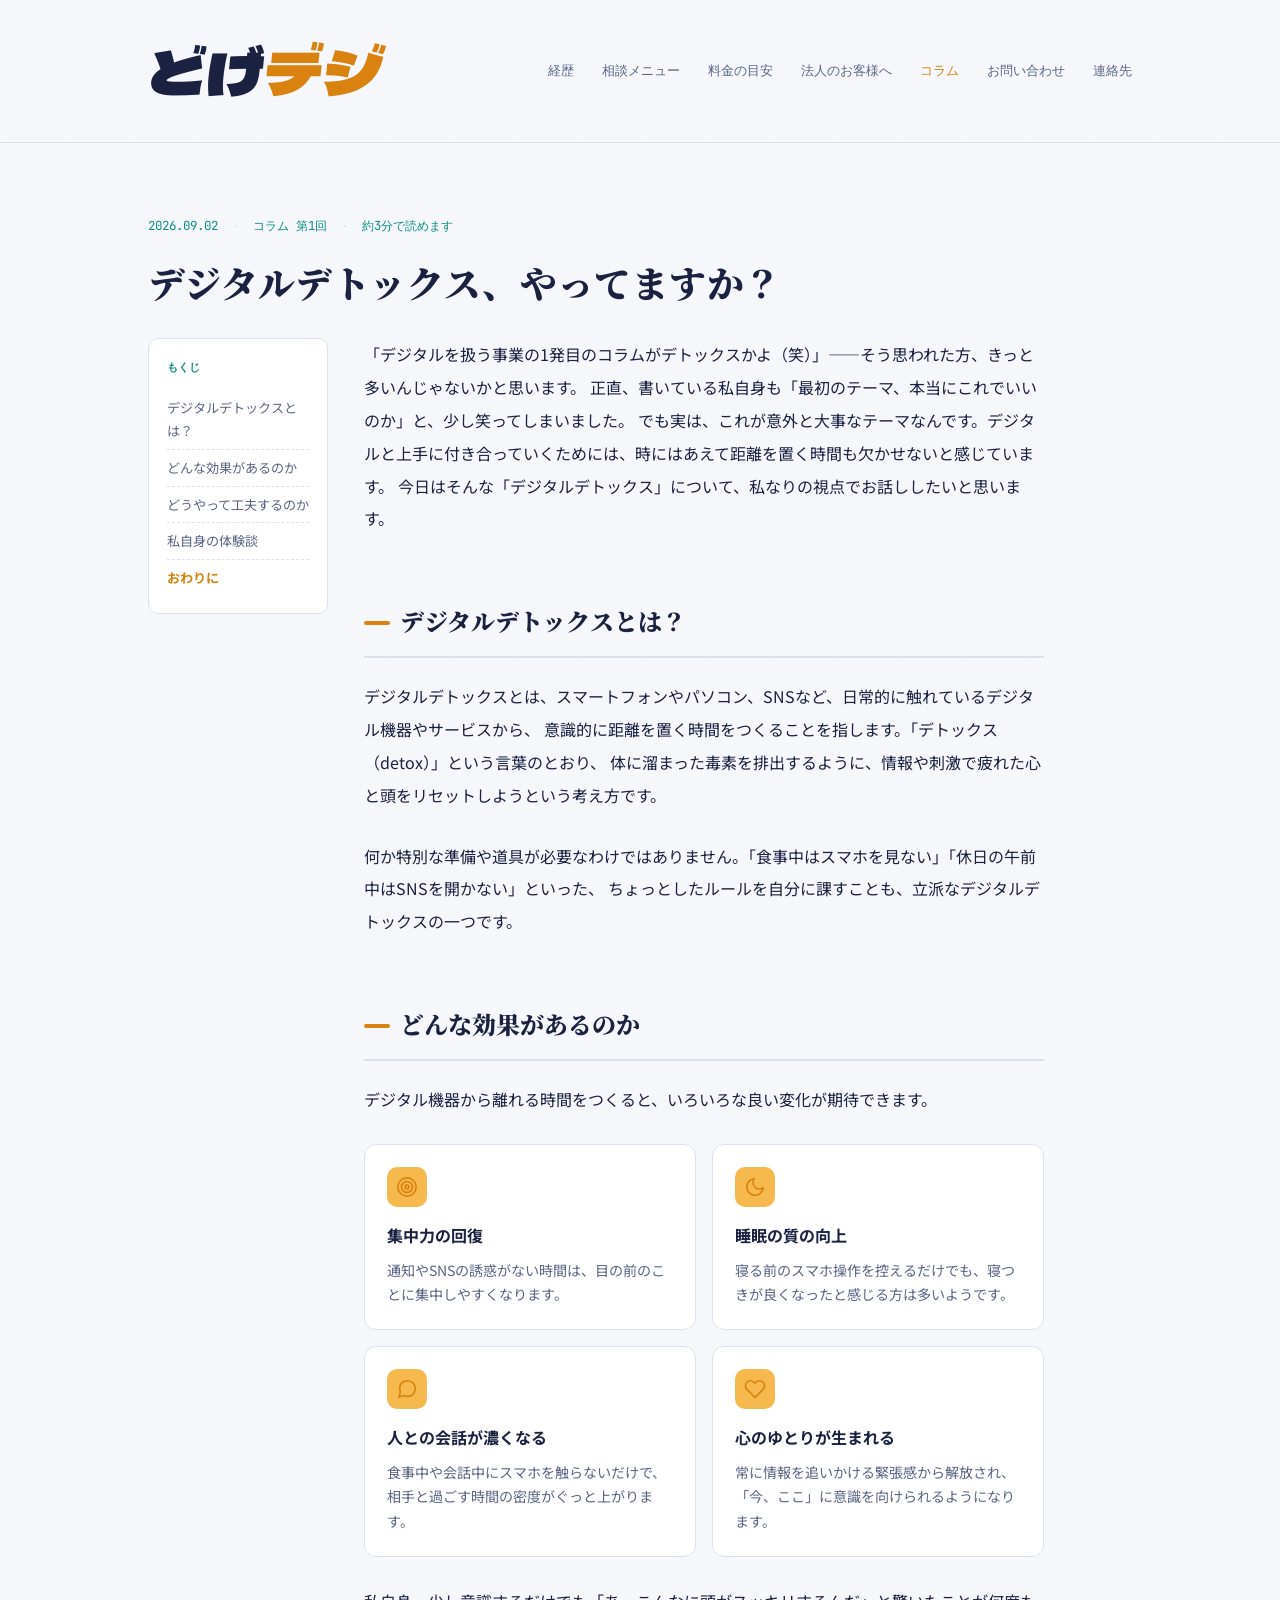
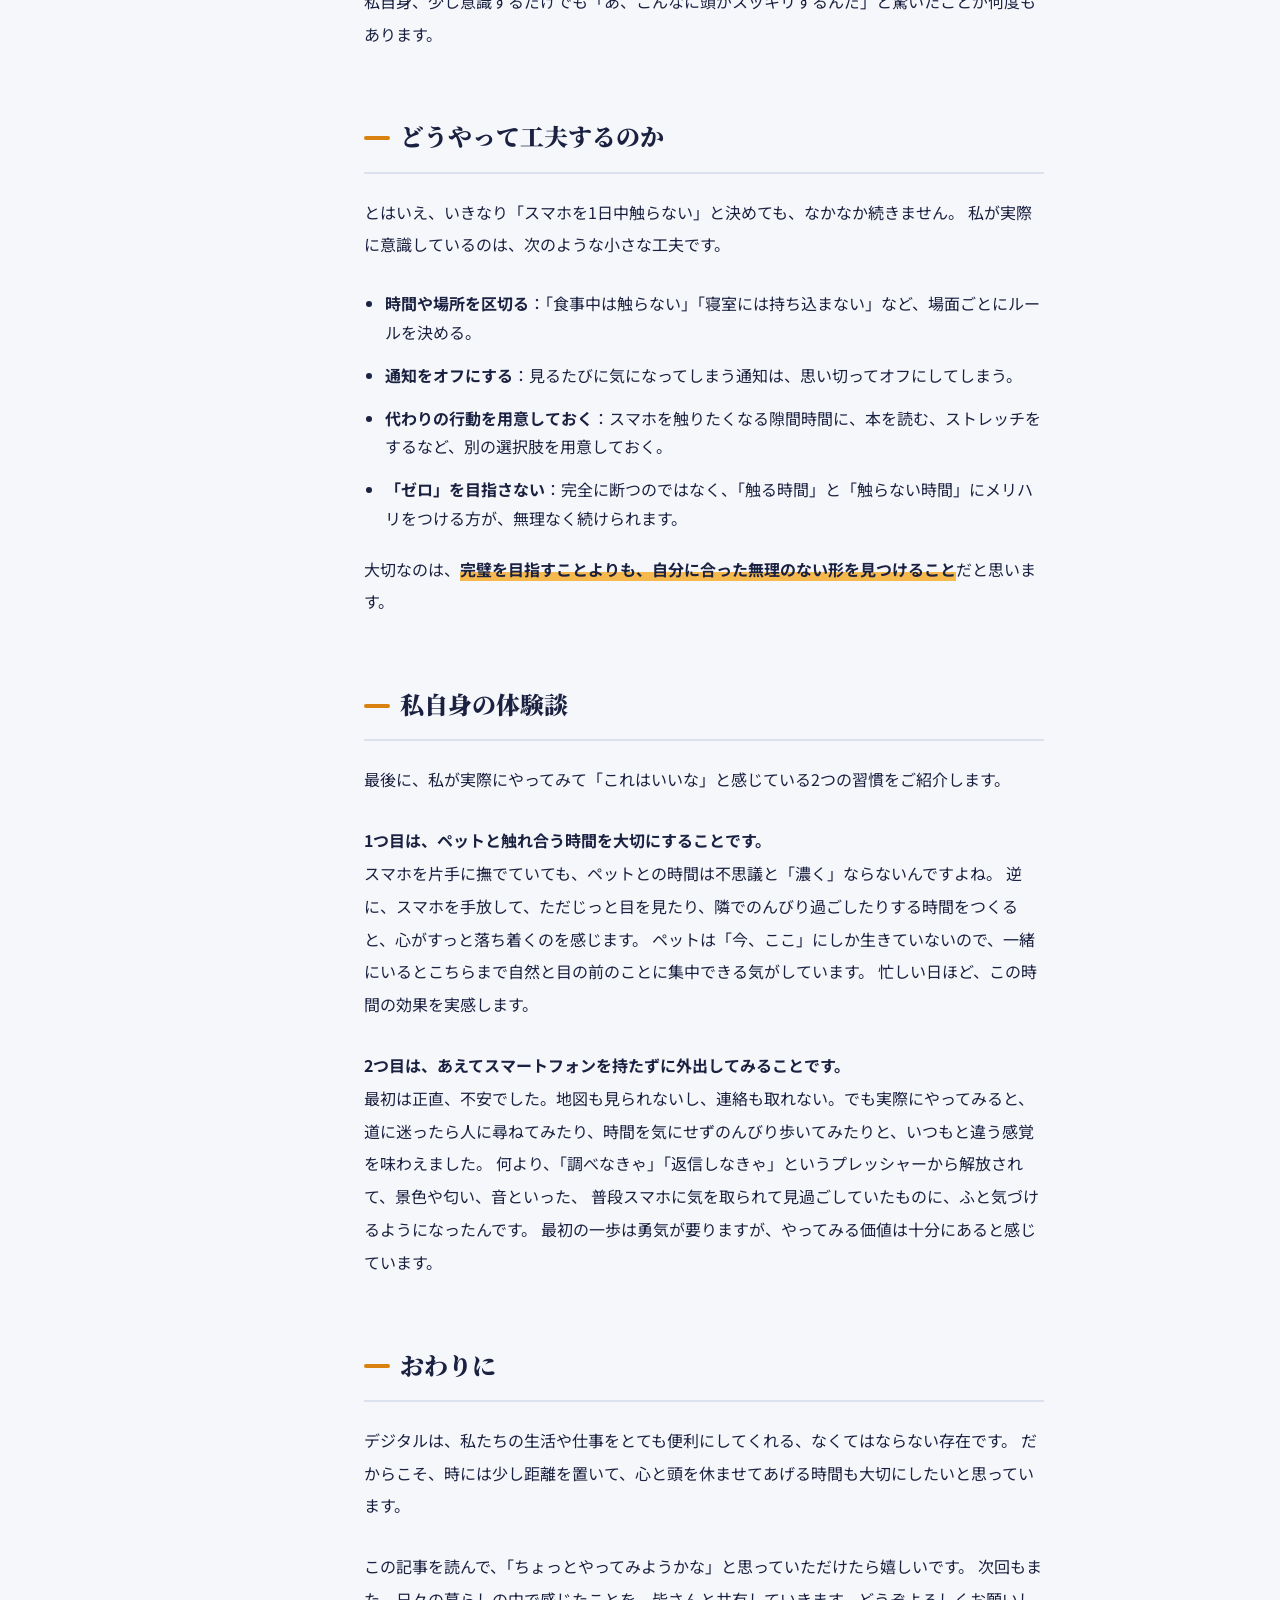
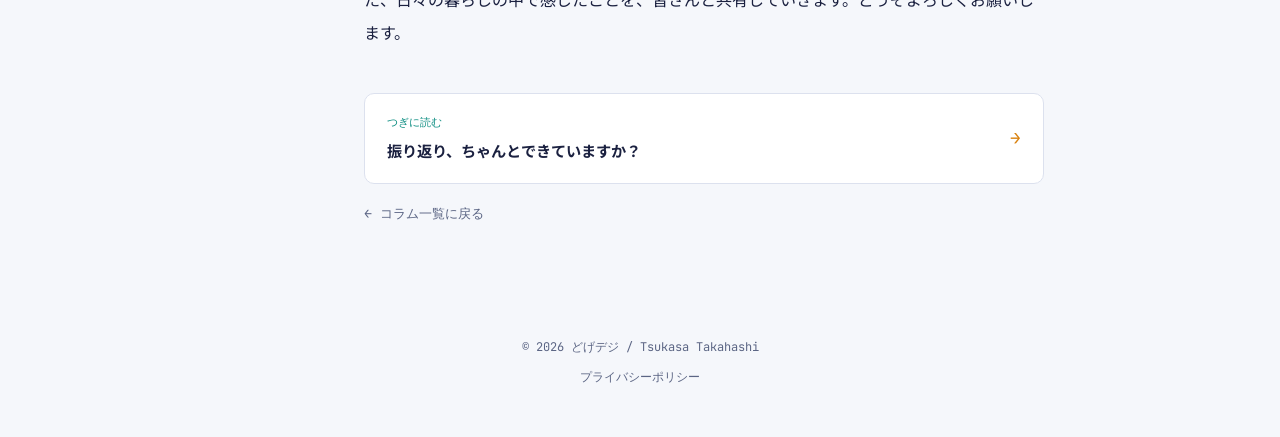
<file: column/2026-09-digital-detox.html>
<!DOCTYPE html>
<html lang="ja">
<head>
<meta charset="UTF-8">
<meta name="viewport" content="width=device-width, initial-scale=1.0">
<title>デジタルデトックス、やってますか？ | どげデジ コラム</title>
<meta name="description" content="デジタルと上手に付き合っていくために、あえて距離を置く「デジタルデトックス」について。ペットと過ごす時間や、スマホを持たずに出かけてみた体験談を交えてご紹介します。">
<link rel="canonical" href="https://dogedezi.jp/column/2026-09-digital-detox.html">
<link rel="icon" href="../favicon.ico" sizes="any">
<link rel="icon" type="image/png" sizes="32x32" href="../favicon-32.png">
<link rel="icon" type="image/png" sizes="192x192" href="../favicon-192.png">
<link rel="apple-touch-icon" href="../apple-touch-icon.png">
<meta property="og:type" content="article">
<meta property="og:site_name" content="どげデジ">
<meta property="og:title" content="デジタルデトックス、やってますか？ | どげデジ コラム">
<meta property="og:description" content="デジタルと上手に付き合っていくために、あえて距離を置く「デジタルデトックス」について。ペットと過ごす時間や、スマホを持たずに出かけてみた体験談を交えてご紹介します。">
<meta property="og:url" content="https://dogedezi.jp/column/2026-09-digital-detox.html">
<meta property="og:image" content="https://dogedezi.jp/profile-large.jpg">
<meta property="og:locale" content="ja_JP">
<meta name="twitter:card" content="summary_large_image">
<link rel="preconnect" href="https://fonts.googleapis.com">
<link href="https://fonts.googleapis.com/css2?family=Dela+Gothic+One&family=Noto+Serif+JP:wght@500;700;900&family=Noto+Sans+JP:wght@400;500;700&family=JetBrains+Mono:wght@400;500;700&display=swap" rel="stylesheet">
<link rel="stylesheet" href="../style.css">
</head>
<body>

<div class="read-progress" aria-hidden="true"><div class="read-progress-bar" id="read-progress-bar"></div></div>
<div class="grid-bg" aria-hidden="true"></div>

<header>
  <div class="nav">
    <a class="logo" href="../index.html">どげ<span>デジ</span></a>
    <ul class="nav-links">
      <li><a href="../index.html#about">経歴</a></li>
      <li><a href="../index.html#services">相談メニュー</a></li>
      <li><a href="../index.html#pricing">料金の目安</a></li>
      <li><a href="../index.html#business">法人のお客様へ</a></li>
      <li><a href="../column.html" class="is-current">コラム</a></li>
      <li><a href="../index.html#inquiry">お問い合わせ</a></li>
      <li><a href="../index.html#contact">連絡先</a></li>
    </ul>
  </div>
</header>

<main>
  <section class="page-header" style="border-top:none; padding-bottom:0;">
    <div class="wrap">
      <article class="article">
        <div class="article-meta">
          <span>2026.09.02</span>
          <span class="sep">·</span>
          <span>コラム 第1回</span>
          <span class="sep">·</span>
          <span>約3分で読めます</span>
        </div>
        <h1 class="article-title">デジタルデトックス、やってますか？</h1>
      </article>
    </div>
  </section>

  <section style="border-top:none; padding-top:0;">
    <div class="wrap">
      <div class="article-layout">

        <!-- 目次: PC幅では追従表示。見出しを増減した場合はここも合わせて更新してください -->
        <nav class="article-toc" id="article-toc">
          <b>もくじ</b>
          <a href="#what">デジタルデトックスとは？</a>
          <a href="#effect">どんな効果があるのか</a>
          <a href="#tips">どうやって工夫するのか</a>
          <a href="#story">私自身の体験談</a>
          <a href="#closing">おわりに</a>
        </nav>

        <article class="article article-body">
          <p>
            「デジタルを扱う事業の1発目のコラムがデトックスかよ（笑）」——そう思われた方、きっと多いんじゃないかと思います。
            正直、書いている私自身も「最初のテーマ、本当にこれでいいのか」と、少し笑ってしまいました。
            でも実は、これが意外と大事なテーマなんです。デジタルと上手に付き合っていくためには、時にはあえて距離を置く時間も欠かせないと感じています。
            今日はそんな「デジタルデトックス」について、私なりの視点でお話ししたいと思います。
          </p>

          <h2 id="what">デジタルデトックスとは？</h2>
          <p>
            デジタルデトックスとは、スマートフォンやパソコン、SNSなど、日常的に触れているデジタル機器やサービスから、
            意識的に距離を置く時間をつくることを指します。「デトックス（detox）」という言葉のとおり、
            体に溜まった毒素を排出するように、情報や刺激で疲れた心と頭をリセットしようという考え方です。
          </p>
          <p>
            何か特別な準備や道具が必要なわけではありません。「食事中はスマホを見ない」「休日の午前中はSNSを開かない」といった、
            ちょっとしたルールを自分に課すことも、立派なデジタルデトックスの一つです。
          </p>

          <h2 id="effect">どんな効果があるのか</h2>
          <p>デジタル機器から離れる時間をつくると、いろいろな良い変化が期待できます。</p>
          <div class="benefit-grid">
            <div class="benefit-card">
              <div class="benefit-icon"><svg viewBox="0 0 24 24" fill="none" stroke="currentColor" stroke-width="1.8" stroke-linecap="round" stroke-linejoin="round"><circle cx="12" cy="12" r="10"></circle><circle cx="12" cy="12" r="6"></circle><circle cx="12" cy="12" r="2"></circle></svg></div>
              <h3>集中力の回復</h3>
              <p>通知やSNSの誘惑がない時間は、目の前のことに集中しやすくなります。</p>
            </div>
            <div class="benefit-card">
              <div class="benefit-icon"><svg viewBox="0 0 24 24" fill="none" stroke="currentColor" stroke-width="1.8" stroke-linecap="round" stroke-linejoin="round"><path d="M21 12.79A9 9 0 1 1 11.21 3 7 7 0 0 0 21 12.79z"></path></svg></div>
              <h3>睡眠の質の向上</h3>
              <p>寝る前のスマホ操作を控えるだけでも、寝つきが良くなったと感じる方は多いようです。</p>
            </div>
            <div class="benefit-card">
              <div class="benefit-icon"><svg viewBox="0 0 24 24" fill="none" stroke="currentColor" stroke-width="1.8" stroke-linecap="round" stroke-linejoin="round"><path d="M21 11.5a8.38 8.38 0 0 1-.9 3.8 8.5 8.5 0 0 1-7.6 4.7 8.38 8.38 0 0 1-3.8-.9L3 21l1.9-5.7a8.38 8.38 0 0 1-.9-3.8 8.5 8.5 0 0 1 4.7-7.6 8.38 8.38 0 0 1 3.8-.9h.5a8.48 8.48 0 0 1 8 8v.5z"></path></svg></div>
              <h3>人との会話が濃くなる</h3>
              <p>食事中や会話中にスマホを触らないだけで、相手と過ごす時間の密度がぐっと上がります。</p>
            </div>
            <div class="benefit-card">
              <div class="benefit-icon"><svg viewBox="0 0 24 24" fill="none" stroke="currentColor" stroke-width="1.8" stroke-linecap="round" stroke-linejoin="round"><path d="M20.84 4.61a5.5 5.5 0 0 0-7.78 0L12 5.67l-1.06-1.06a5.5 5.5 0 0 0-7.78 7.78l1.06 1.06L12 21.23l7.78-7.78 1.06-1.06a5.5 5.5 0 0 0 0-7.78z"></path></svg></div>
              <h3>心のゆとりが生まれる</h3>
              <p>常に情報を追いかける緊張感から解放され、「今、ここ」に意識を向けられるようになります。</p>
            </div>
          </div>
          <p>私自身、少し意識するだけでも「あ、こんなに頭がスッキリするんだ」と驚いたことが何度もあります。</p>

          <h2 id="tips">どうやって工夫するのか</h2>
          <p>
            とはいえ、いきなり「スマホを1日中触らない」と決めても、なかなか続きません。
            私が実際に意識しているのは、次のような小さな工夫です。
          </p>
          <ul>
            <li><strong>時間や場所を区切る</strong>：「食事中は触らない」「寝室には持ち込まない」など、場面ごとにルールを決める。</li>
            <li><strong>通知をオフにする</strong>：見るたびに気になってしまう通知は、思い切ってオフにしてしまう。</li>
            <li><strong>代わりの行動を用意しておく</strong>：スマホを触りたくなる隙間時間に、本を読む、ストレッチをするなど、別の選択肢を用意しておく。</li>
            <li><strong>「ゼロ」を目指さない</strong>：完全に断つのではなく、「触る時間」と「触らない時間」にメリハリをつける方が、無理なく続けられます。</li>
          </ul>
          <p>大切なのは、<span class="article-mark">完璧を目指すことよりも、自分に合った無理のない形を見つけること</span>だと思います。</p>

          <h2 id="story">私自身の体験談</h2>
          <p>最後に、私が実際にやってみて「これはいいな」と感じている2つの習慣をご紹介します。</p>
          <p>
            <strong>1つ目は、ペットと触れ合う時間を大切にすることです。</strong><br>
            スマホを片手に撫でていても、ペットとの時間は不思議と「濃く」ならないんですよね。
            逆に、スマホを手放して、ただじっと目を見たり、隣でのんびり過ごしたりする時間をつくると、心がすっと落ち着くのを感じます。
            ペットは「今、ここ」にしか生きていないので、一緒にいるとこちらまで自然と目の前のことに集中できる気がしています。
            忙しい日ほど、この時間の効果を実感します。
          </p>
          <p>
            <strong>2つ目は、あえてスマートフォンを持たずに外出してみることです。</strong><br>
            最初は正直、不安でした。地図も見られないし、連絡も取れない。でも実際にやってみると、
            道に迷ったら人に尋ねてみたり、時間を気にせずのんびり歩いてみたりと、いつもと違う感覚を味わえました。
            何より、「調べなきゃ」「返信しなきゃ」というプレッシャーから解放されて、景色や匂い、音といった、
            普段スマホに気を取られて見過ごしていたものに、ふと気づけるようになったんです。
            最初の一歩は勇気が要りますが、やってみる価値は十分にあると感じています。
          </p>

          <h2 id="closing">おわりに</h2>
          <p>
            デジタルは、私たちの生活や仕事をとても便利にしてくれる、なくてはならない存在です。
            だからこそ、時には少し距離を置いて、心と頭を休ませてあげる時間も大切にしたいと思っています。
          </p>
          <p>
            この記事を読んで、「ちょっとやってみようかな」と思っていただけたら嬉しいです。
            次回もまた、日々の暮らしの中で感じたことを、皆さんと共有していきます。どうぞよろしくお願いします。
          </p>

          <!-- 次のコラムへのリンク: 新しい記事を公開したら、下のリンク先・タイトルをその記事に差し替えてください -->
          <a class="article-next" href="2026-10-reflection-habit.html">
            <div>
              <span class="label">つぎに読む</span>
              <span class="title">振り返り、ちゃんとできていますか？</span>
            </div>
            <span class="arrow">→</span>
          </a>

          <a class="article-back" href="../column.html">← コラム一覧に戻る</a>
        </article>
      </div>
    </div>
  </section>
</main>

<footer>
  <div class="wrap">
    © 2026 どげデジ / Tsukasa Takahashi
    <div class="footer-links"><a href="../privacy.html">プライバシーポリシー</a></div>
  </div>
</footer>

<script>
  // ---- reading progress bar ----
  const progressBar = document.getElementById('read-progress-bar');
  function updateProgress(){
    const doc = document.documentElement;
    const scrollable = doc.scrollHeight - doc.clientHeight;
    const ratio = scrollable > 0 ? (window.scrollY / scrollable) : 0;
    progressBar.style.width = Math.min(100, Math.max(0, ratio * 100)) + '%';
  }
  updateProgress();
  window.addEventListener('scroll', updateProgress, { passive: true });
  window.addEventListener('resize', updateProgress);

  // ---- table of contents: highlight the section currently in view ----
  const tocLinks = Array.from(document.querySelectorAll('#article-toc a'));
  const headings = tocLinks
    .map(a => document.getElementById(a.getAttribute('href').slice(1)))
    .filter(Boolean);

  if (headings.length && 'IntersectionObserver' in window) {
    const observer = new IntersectionObserver((entries) => {
      entries.forEach(entry => {
        if (entry.isIntersecting) {
          const id = entry.target.id;
          tocLinks.forEach(a => {
            a.classList.toggle('is-active', a.getAttribute('href') === '#' + id);
          });
        }
      });
    }, { rootMargin: '-15% 0px -70% 0px', threshold: 0 });

    headings.forEach(h => observer.observe(h));
  }
</script>

<!-- Cloudflare Web Analytics -->
<script type='module' src='https://static.cloudflareinsights.com/beacon.min.js' data-cf-beacon='{"token": "12b37e7bf7ec488c862b0d2fe8932640"}'></script>
<!-- End Cloudflare Web Analytics -->

</body>
</html>
</file>
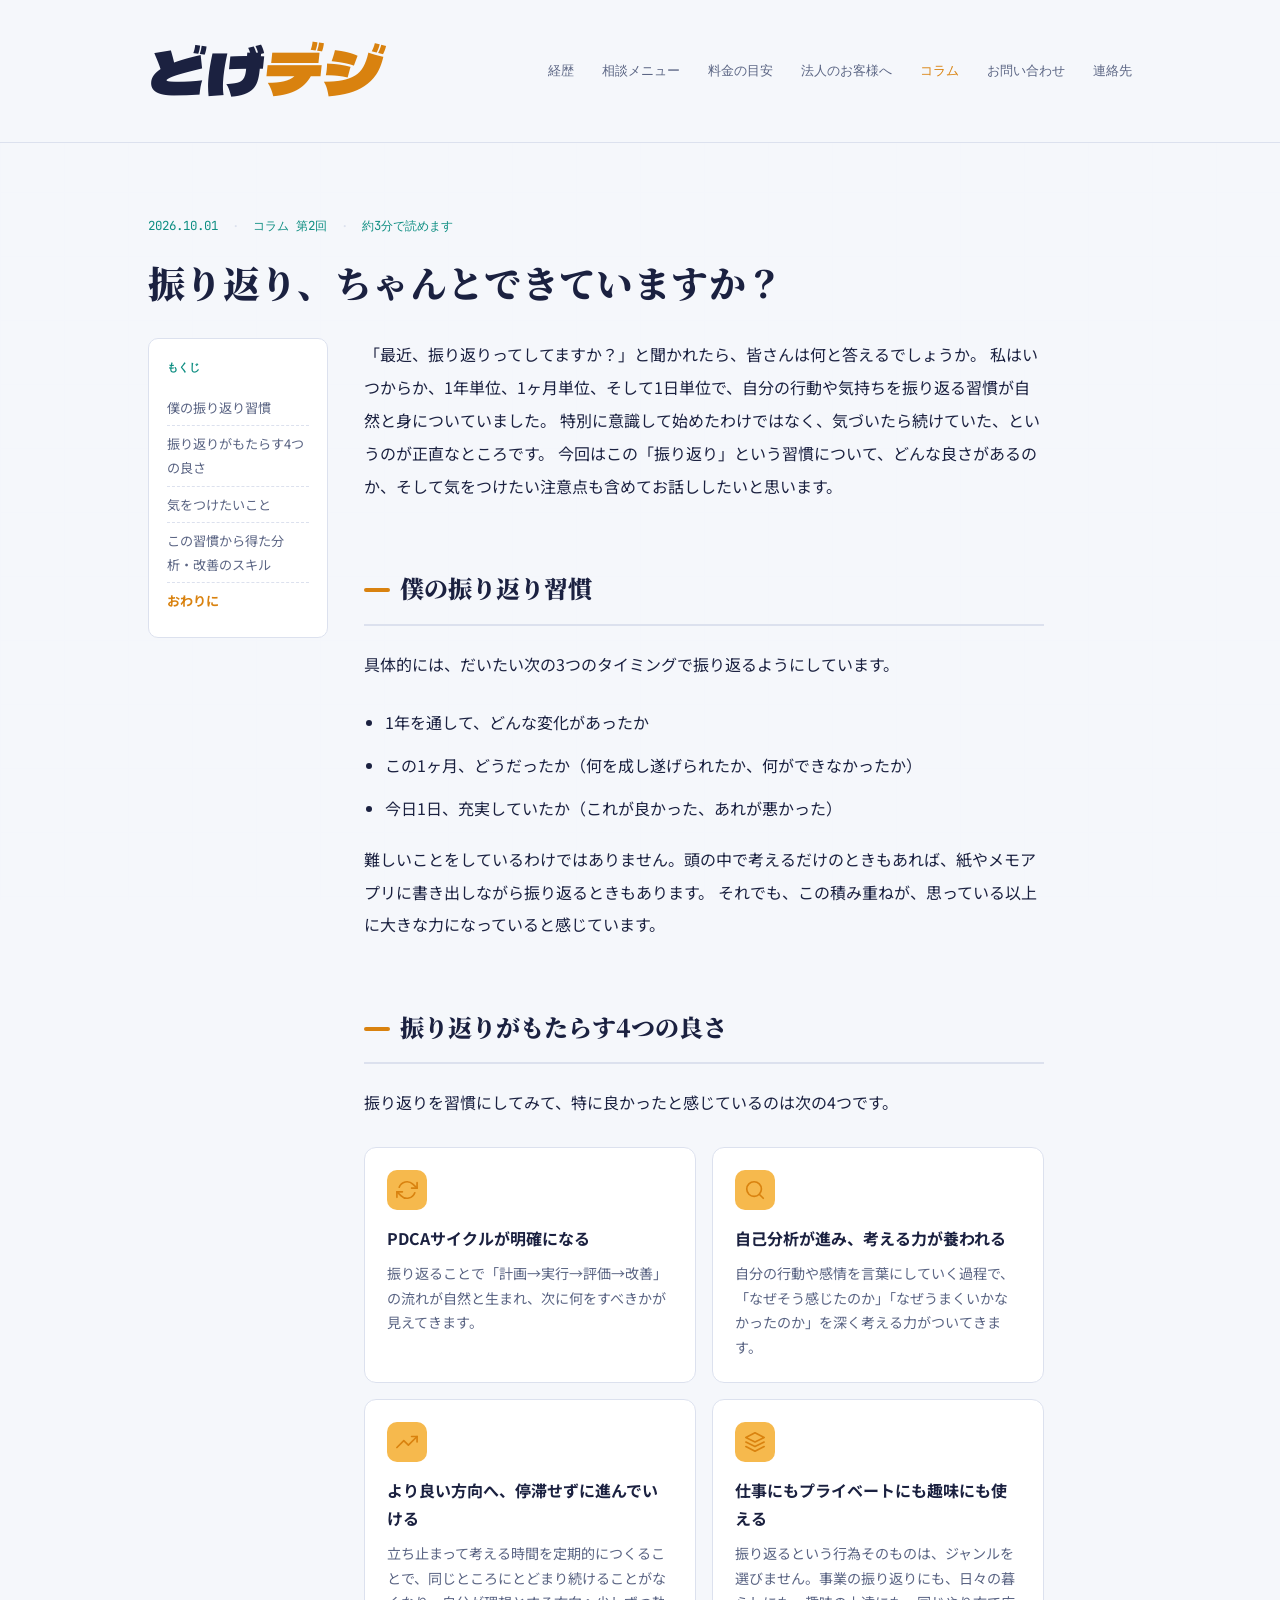
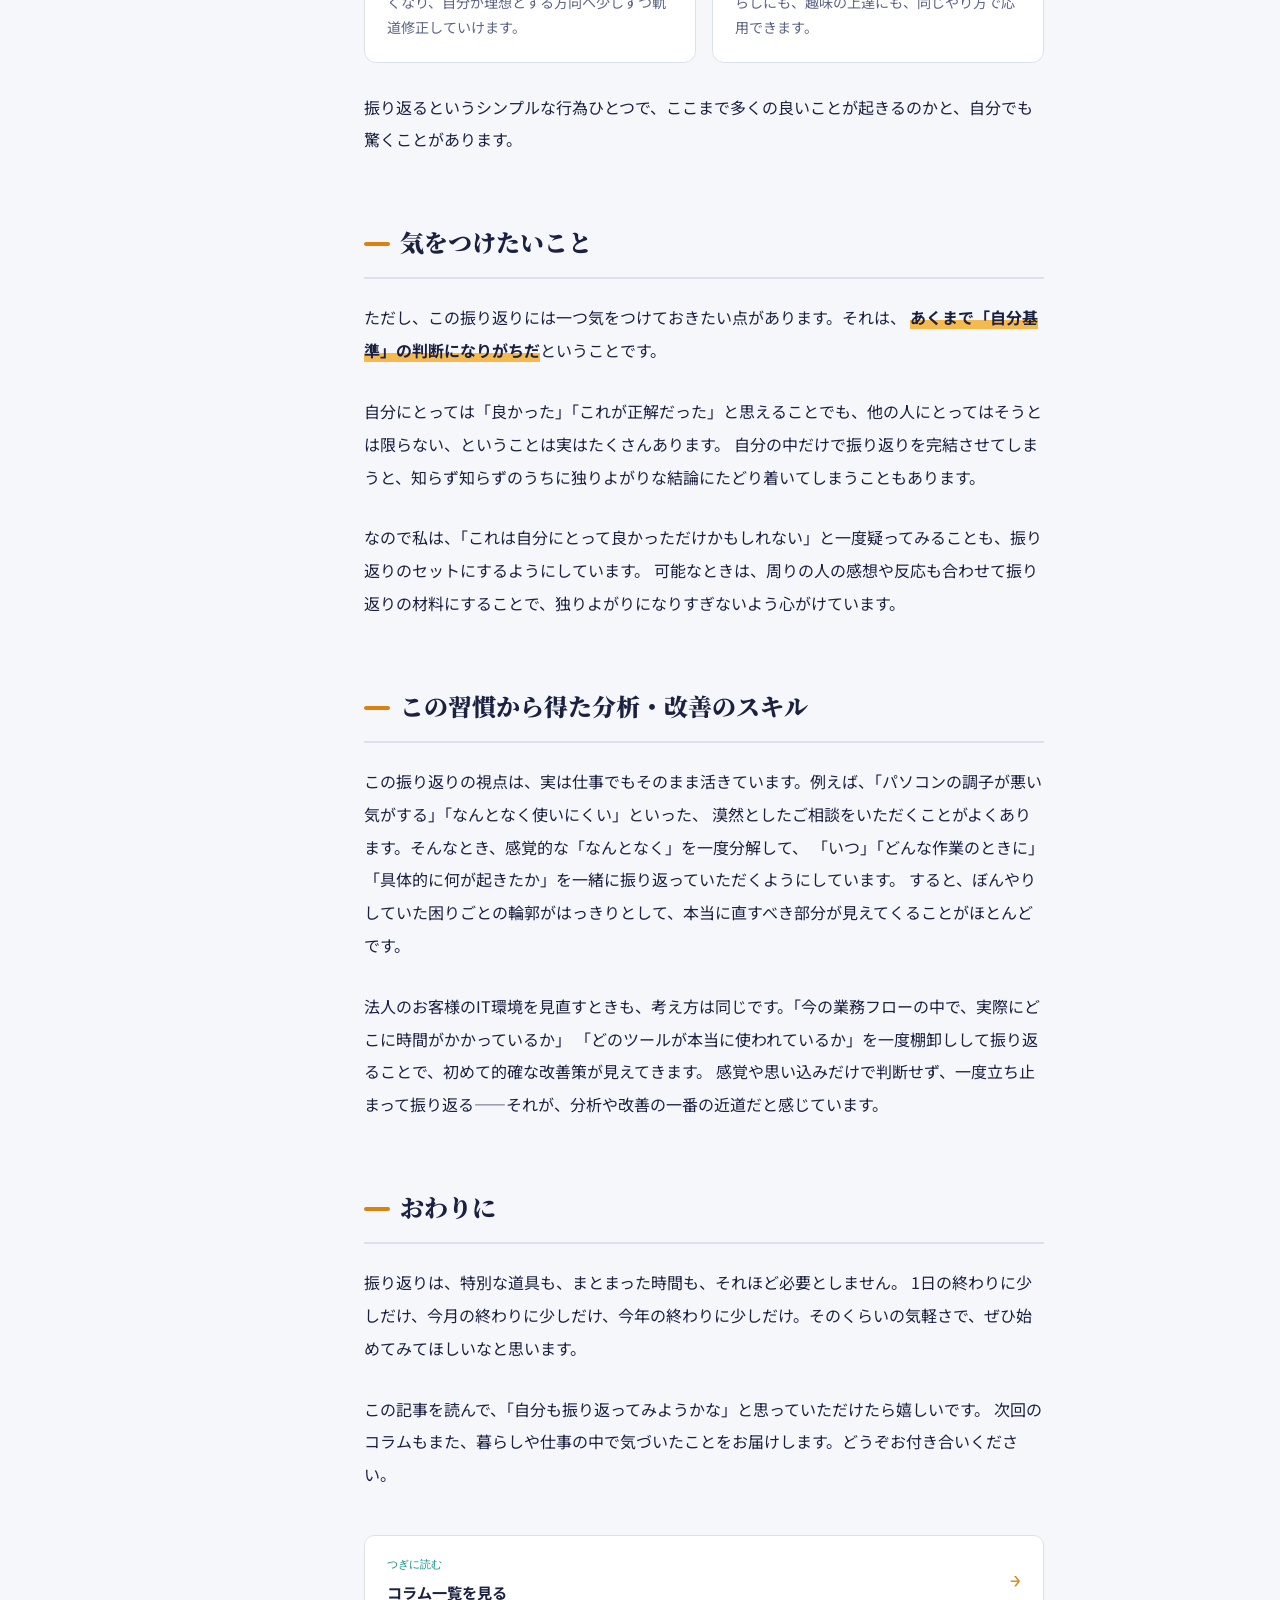
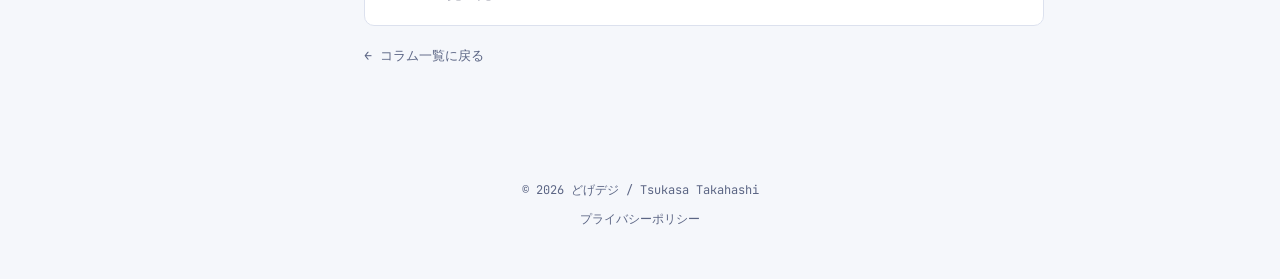
<file: column/2026-10-reflection-habit.html>
<!DOCTYPE html>
<html lang="ja">
<head>
<meta charset="UTF-8">
<meta name="viewport" content="width=device-width, initial-scale=1.0">
<title>振り返り、ちゃんとできていますか？ | どげデジ コラム</title>
<meta name="description" content="年単位・月単位・日単位で振り返る習慣が教えてくれる4つの効果と、気をつけたい注意点について。仕事の中で活きている分析・改善の視点もあわせてご紹介します。">
<link rel="canonical" href="https://dogedezi.jp/column/2026-10-reflection-habit.html">
<link rel="icon" href="../favicon.ico" sizes="any">
<link rel="icon" type="image/png" sizes="32x32" href="../favicon-32.png">
<link rel="icon" type="image/png" sizes="192x192" href="../favicon-192.png">
<link rel="apple-touch-icon" href="../apple-touch-icon.png">
<meta property="og:type" content="article">
<meta property="og:site_name" content="どげデジ">
<meta property="og:title" content="振り返り、ちゃんとできていますか？ | どげデジ コラム">
<meta property="og:description" content="年単位・月単位・日単位で振り返る習慣が教えてくれる4つの効果と、気をつけたい注意点について。仕事の中で活きている分析・改善の視点もあわせてご紹介します。">
<meta property="og:url" content="https://dogedezi.jp/column/2026-10-reflection-habit.html">
<meta property="og:image" content="https://dogedezi.jp/profile-large.jpg">
<meta property="og:locale" content="ja_JP">
<meta name="twitter:card" content="summary_large_image">
<link rel="preconnect" href="https://fonts.googleapis.com">
<link href="https://fonts.googleapis.com/css2?family=Dela+Gothic+One&family=Noto+Serif+JP:wght@500;700;900&family=Noto+Sans+JP:wght@400;500;700&family=JetBrains+Mono:wght@400;500;700&display=swap" rel="stylesheet">
<link rel="stylesheet" href="../style.css">
</head>
<body>

<div class="read-progress" aria-hidden="true"><div class="read-progress-bar" id="read-progress-bar"></div></div>
<div class="grid-bg" aria-hidden="true"></div>

<header>
  <div class="nav">
    <a class="logo" href="../index.html">どげ<span>デジ</span></a>
    <ul class="nav-links">
      <li><a href="../index.html#about">経歴</a></li>
      <li><a href="../index.html#services">相談メニュー</a></li>
      <li><a href="../index.html#pricing">料金の目安</a></li>
      <li><a href="../index.html#business">法人のお客様へ</a></li>
      <li><a href="../column.html" class="is-current">コラム</a></li>
      <li><a href="../index.html#inquiry">お問い合わせ</a></li>
      <li><a href="../index.html#contact">連絡先</a></li>
    </ul>
  </div>
</header>

<main>
  <section class="page-header" style="border-top:none; padding-bottom:0;">
    <div class="wrap">
      <article class="article">
        <div class="article-meta">
          <span>2026.10.01</span>
          <span class="sep">·</span>
          <span>コラム 第2回</span>
          <span class="sep">·</span>
          <span>約3分で読めます</span>
        </div>
        <h1 class="article-title">振り返り、ちゃんとできていますか？</h1>
      </article>
    </div>
  </section>

  <section style="border-top:none; padding-top:0;">
    <div class="wrap">
      <div class="article-layout">

        <!-- 目次: PC幅では追従表示。見出しを増減した場合はここも合わせて更新してください -->
        <nav class="article-toc" id="article-toc">
          <b>もくじ</b>
          <a href="#habit">僕の振り返り習慣</a>
          <a href="#benefits">振り返りがもたらす4つの良さ</a>
          <a href="#caution">気をつけたいこと</a>
          <a href="#skill">この習慣から得た分析・改善のスキル</a>
          <a href="#closing">おわりに</a>
        </nav>

        <article class="article article-body">
          <p>
            「最近、振り返りってしてますか？」と聞かれたら、皆さんは何と答えるでしょうか。
            私はいつからか、1年単位、1ヶ月単位、そして1日単位で、自分の行動や気持ちを振り返る習慣が自然と身についていました。
            特別に意識して始めたわけではなく、気づいたら続けていた、というのが正直なところです。
            今回はこの「振り返り」という習慣について、どんな良さがあるのか、そして気をつけたい注意点も含めてお話ししたいと思います。
          </p>

          <h2 id="habit">僕の振り返り習慣</h2>
          <p>具体的には、だいたい次の3つのタイミングで振り返るようにしています。</p>
          <ul>
            <li>1年を通して、どんな変化があったか</li>
            <li>この1ヶ月、どうだったか（何を成し遂げられたか、何ができなかったか）</li>
            <li>今日1日、充実していたか（これが良かった、あれが悪かった）</li>
          </ul>
          <p>
            難しいことをしているわけではありません。頭の中で考えるだけのときもあれば、紙やメモアプリに書き出しながら振り返るときもあります。
            それでも、この積み重ねが、思っている以上に大きな力になっていると感じています。
          </p>

          <h2 id="benefits">振り返りがもたらす4つの良さ</h2>
          <p>振り返りを習慣にしてみて、特に良かったと感じているのは次の4つです。</p>
          <div class="benefit-grid">
            <div class="benefit-card">
              <div class="benefit-icon"><svg viewBox="0 0 24 24" fill="none" stroke="currentColor" stroke-width="1.8" stroke-linecap="round" stroke-linejoin="round"><polyline points="23 4 23 10 17 10"></polyline><polyline points="1 20 1 14 7 14"></polyline><path d="M3.51 9a9 9 0 0 1 14.85-3.36L23 10M1 14l4.64 4.36A9 9 0 0 0 20.49 15"></path></svg></div>
              <h3>PDCAサイクルが明確になる</h3>
              <p>振り返ることで「計画→実行→評価→改善」の流れが自然と生まれ、次に何をすべきかが見えてきます。</p>
            </div>
            <div class="benefit-card">
              <div class="benefit-icon"><svg viewBox="0 0 24 24" fill="none" stroke="currentColor" stroke-width="1.8" stroke-linecap="round" stroke-linejoin="round"><circle cx="11" cy="11" r="8"></circle><line x1="21" y1="21" x2="16.65" y2="16.65"></line></svg></div>
              <h3>自己分析が進み、考える力が養われる</h3>
              <p>自分の行動や感情を言葉にしていく過程で、「なぜそう感じたのか」「なぜうまくいかなかったのか」を深く考える力がついてきます。</p>
            </div>
            <div class="benefit-card">
              <div class="benefit-icon"><svg viewBox="0 0 24 24" fill="none" stroke="currentColor" stroke-width="1.8" stroke-linecap="round" stroke-linejoin="round"><polyline points="23 6 13.5 15.5 8.5 10.5 1 18"></polyline><polyline points="17 6 23 6 23 12"></polyline></svg></div>
              <h3>より良い方向へ、停滞せずに進んでいける</h3>
              <p>立ち止まって考える時間を定期的につくることで、同じところにとどまり続けることがなくなり、自分が理想とする方向へ少しずつ軌道修正していけます。</p>
            </div>
            <div class="benefit-card">
              <div class="benefit-icon"><svg viewBox="0 0 24 24" fill="none" stroke="currentColor" stroke-width="1.8" stroke-linecap="round" stroke-linejoin="round"><polygon points="12 2 2 7 12 12 22 7 12 2"></polygon><polyline points="2 17 12 22 22 17"></polyline><polyline points="2 12 12 17 22 12"></polyline></svg></div>
              <h3>仕事にもプライベートにも趣味にも使える</h3>
              <p>振り返るという行為そのものは、ジャンルを選びません。事業の振り返りにも、日々の暮らしにも、趣味の上達にも、同じやり方で応用できます。</p>
            </div>
          </div>
          <p>振り返るというシンプルな行為ひとつで、ここまで多くの良いことが起きるのかと、自分でも驚くことがあります。</p>

          <h2 id="caution">気をつけたいこと</h2>
          <p>
            ただし、この振り返りには一つ気をつけておきたい点があります。それは、
            <span class="article-mark">あくまで「自分基準」の判断になりがちだ</span>ということです。
          </p>
          <p>
            自分にとっては「良かった」「これが正解だった」と思えることでも、他の人にとってはそうとは限らない、ということは実はたくさんあります。
            自分の中だけで振り返りを完結させてしまうと、知らず知らずのうちに独りよがりな結論にたどり着いてしまうこともあります。
          </p>
          <p>
            なので私は、「これは自分にとって良かっただけかもしれない」と一度疑ってみることも、振り返りのセットにするようにしています。
            可能なときは、周りの人の感想や反応も合わせて振り返りの材料にすることで、独りよがりになりすぎないよう心がけています。
          </p>

          <h2 id="skill">この習慣から得た分析・改善のスキル</h2>
          <p>
            この振り返りの視点は、実は仕事でもそのまま活きています。例えば、「パソコンの調子が悪い気がする」「なんとなく使いにくい」といった、
            漠然としたご相談をいただくことがよくあります。そんなとき、感覚的な「なんとなく」を一度分解して、
            「いつ」「どんな作業のときに」「具体的に何が起きたか」を一緒に振り返っていただくようにしています。
            すると、ぼんやりしていた困りごとの輪郭がはっきりとして、本当に直すべき部分が見えてくることがほとんどです。
          </p>
          <p>
            法人のお客様のIT環境を見直すときも、考え方は同じです。「今の業務フローの中で、実際にどこに時間がかかっているか」
            「どのツールが本当に使われているか」を一度棚卸しして振り返ることで、初めて的確な改善策が見えてきます。
            感覚や思い込みだけで判断せず、一度立ち止まって振り返る——それが、分析や改善の一番の近道だと感じています。
          </p>

          <h2 id="closing">おわりに</h2>
          <p>
            振り返りは、特別な道具も、まとまった時間も、それほど必要としません。
            1日の終わりに少しだけ、今月の終わりに少しだけ、今年の終わりに少しだけ。そのくらいの気軽さで、ぜひ始めてみてほしいなと思います。
          </p>
          <p>
            この記事を読んで、「自分も振り返ってみようかな」と思っていただけたら嬉しいです。
            次回のコラムもまた、暮らしや仕事の中で気づいたことをお届けします。どうぞお付き合いください。
          </p>

          <!-- 次のコラムへのリンク: 新しい記事を公開したら、下のリンク先・タイトルをその記事に差し替えてください -->
          <a class="article-next" href="../column.html">
            <div>
              <span class="label">つぎに読む</span>
              <span class="title">コラム一覧を見る</span>
            </div>
            <span class="arrow">→</span>
          </a>

          <a class="article-back" href="../column.html">← コラム一覧に戻る</a>
        </article>
      </div>
    </div>
  </section>
</main>

<footer>
  <div class="wrap">
    © 2026 どげデジ / Tsukasa Takahashi
    <div class="footer-links"><a href="../privacy.html">プライバシーポリシー</a></div>
  </div>
</footer>

<script>
  // ---- reading progress bar ----
  const progressBar = document.getElementById('read-progress-bar');
  function updateProgress(){
    const doc = document.documentElement;
    const scrollable = doc.scrollHeight - doc.clientHeight;
    const ratio = scrollable > 0 ? (window.scrollY / scrollable) : 0;
    progressBar.style.width = Math.min(100, Math.max(0, ratio * 100)) + '%';
  }
  updateProgress();
  window.addEventListener('scroll', updateProgress, { passive: true });
  window.addEventListener('resize', updateProgress);

  // ---- table of contents: highlight the section currently in view ----
  const tocLinks = Array.from(document.querySelectorAll('#article-toc a'));
  const headings = tocLinks
    .map(a => document.getElementById(a.getAttribute('href').slice(1)))
    .filter(Boolean);

  if (headings.length && 'IntersectionObserver' in window) {
    const observer = new IntersectionObserver((entries) => {
      entries.forEach(entry => {
        if (entry.isIntersecting) {
          const id = entry.target.id;
          tocLinks.forEach(a => {
            a.classList.toggle('is-active', a.getAttribute('href') === '#' + id);
          });
        }
      });
    }, { rootMargin: '-15% 0px -70% 0px', threshold: 0 });

    headings.forEach(h => observer.observe(h));
  }
</script>

<!-- Cloudflare Web Analytics -->
<script type='module' src='https://static.cloudflareinsights.com/beacon.min.js' data-cf-beacon='{"token": "12b37e7bf7ec488c862b0d2fe8932640"}'></script>
<!-- End Cloudflare Web Analytics -->

</body>
</html>
</file>
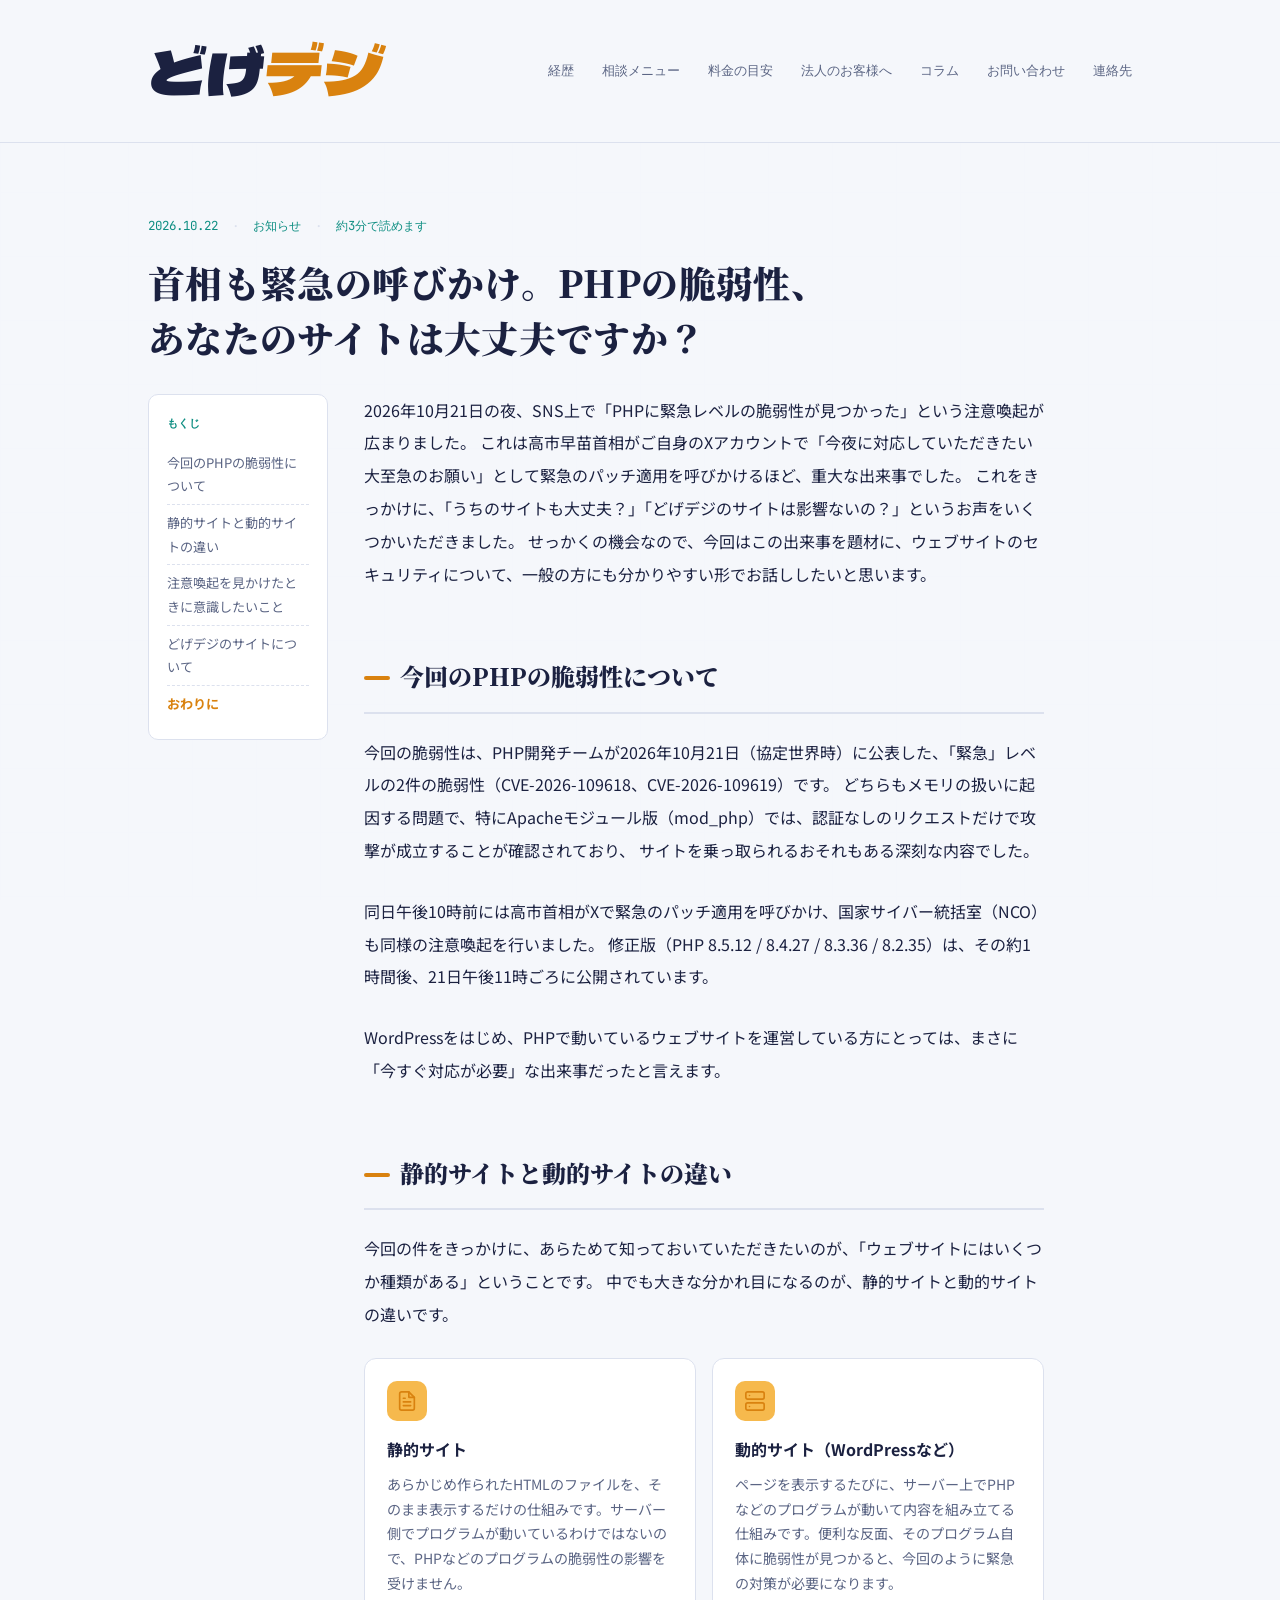
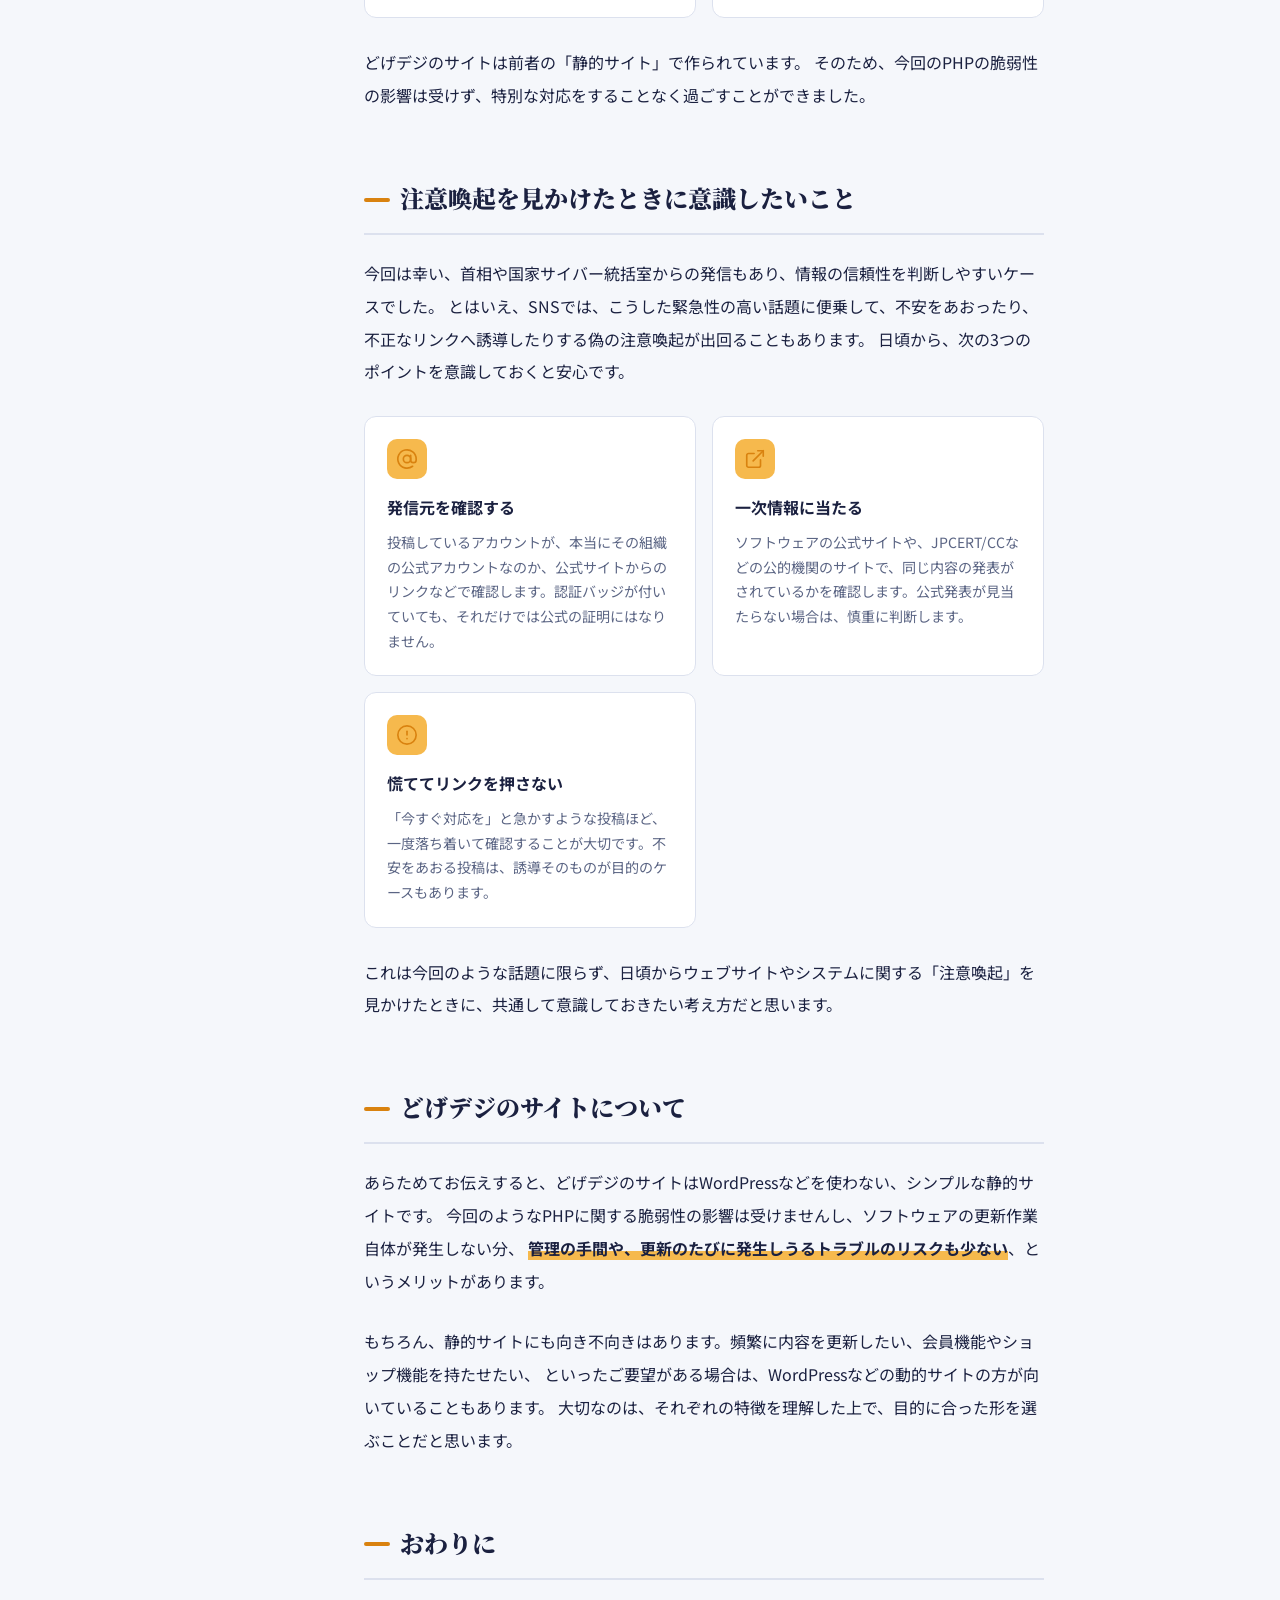
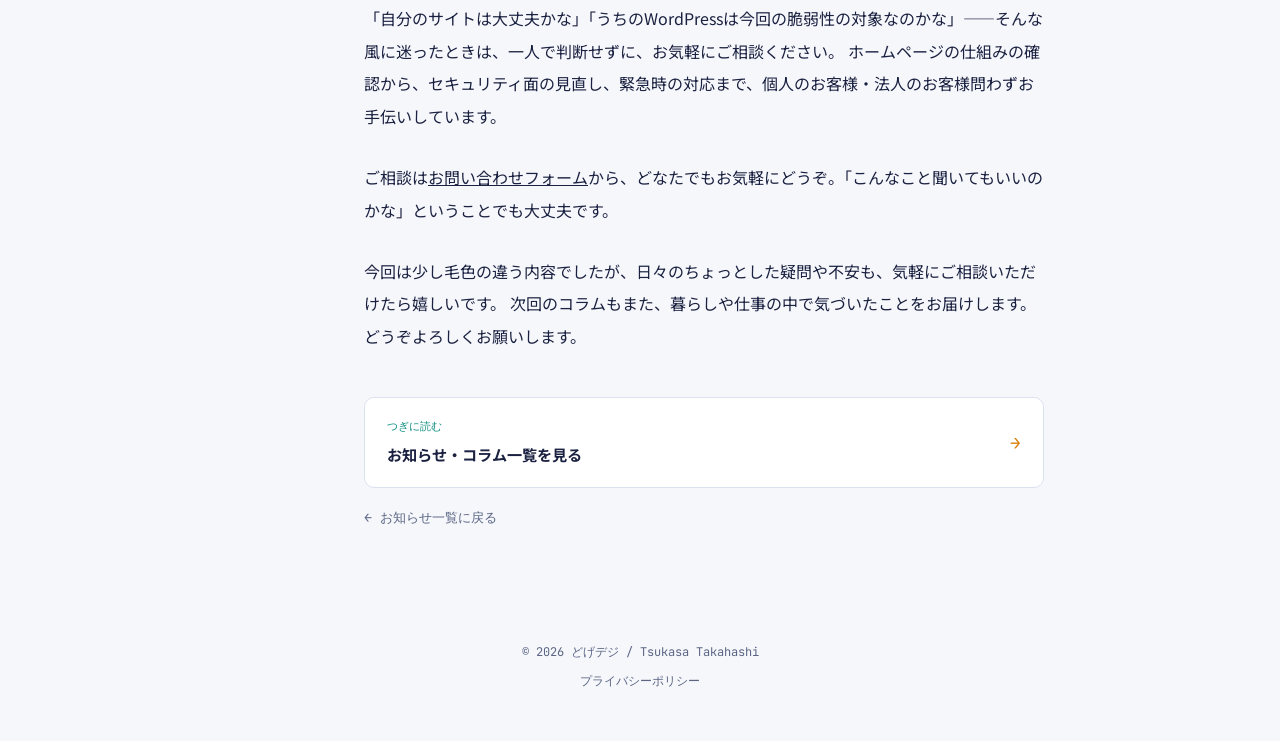
<file: column/2026-10-security-notice.html>
<!DOCTYPE html>
<html lang="ja">
<head>
<meta charset="UTF-8">
<meta name="viewport" content="width=device-width, initial-scale=1.0">
<title>首相も緊急の呼びかけ。PHPの脆弱性、あなたのサイトは大丈夫ですか？ | どげデジ お知らせ</title>
<meta name="description" content="2026年10月、高市首相も緊急のパッチ適用を呼びかけたPHPの重大な脆弱性について。静的サイトと動的サイトの違いや、どげデジのサイトが影響を受けなかった理由をわかりやすく解説します。">
<link rel="canonical" href="https://dogedezi.jp/column/2026-10-security-notice.html">
<link rel="icon" href="../favicon.ico" sizes="any">
<link rel="icon" type="image/png" sizes="32x32" href="../favicon-32.png">
<link rel="icon" type="image/png" sizes="192x192" href="../favicon-192.png">
<link rel="apple-touch-icon" href="../apple-touch-icon.png">
<meta property="og:type" content="article">
<meta property="og:site_name" content="どげデジ">
<meta property="og:title" content="首相も緊急の呼びかけ。PHPの脆弱性、あなたのサイトは大丈夫ですか？ | どげデジ お知らせ">
<meta property="og:description" content="2026年10月、高市首相も緊急のパッチ適用を呼びかけたPHPの重大な脆弱性について。静的サイトと動的サイトの違いや、どげデジのサイトが影響を受けなかった理由をわかりやすく解説します。">
<meta property="og:url" content="https://dogedezi.jp/column/2026-10-security-notice.html">
<meta property="og:image" content="https://dogedezi.jp/profile-large.jpg">
<meta property="og:locale" content="ja_JP">
<meta name="twitter:card" content="summary_large_image">
<link rel="preconnect" href="https://fonts.googleapis.com">
<link href="https://fonts.googleapis.com/css2?family=Dela+Gothic+One&family=Noto+Serif+JP:wght@500;700;900&family=Noto+Sans+JP:wght@400;500;700&family=JetBrains+Mono:wght@400;500;700&display=swap" rel="stylesheet">
<link rel="stylesheet" href="../style.css">
</head>
<body>

<div class="read-progress" aria-hidden="true"><div class="read-progress-bar" id="read-progress-bar"></div></div>
<div class="grid-bg" aria-hidden="true"></div>

<header>
  <div class="nav">
    <a class="logo" href="../index.html">どげ<span>デジ</span></a>
    <ul class="nav-links">
      <li><a href="../index.html#about">経歴</a></li>
      <li><a href="../index.html#services">相談メニュー</a></li>
      <li><a href="../index.html#pricing">料金の目安</a></li>
      <li><a href="../index.html#business">法人のお客様へ</a></li>
      <li><a href="../column.html">コラム</a></li>
      <li><a href="../index.html#inquiry">お問い合わせ</a></li>
      <li><a href="../index.html#contact">連絡先</a></li>
    </ul>
  </div>
</header>

<main>
  <section class="page-header" style="border-top:none; padding-bottom:0;">
    <div class="wrap">
      <article class="article">
        <div class="article-meta">
          <span>2026.10.22</span>
          <span class="sep">·</span>
          <span>お知らせ</span>
          <span class="sep">·</span>
          <span>約3分で読めます</span>
        </div>
        <h1 class="article-title">首相も緊急の呼びかけ。PHPの脆弱性、あなたのサイトは大丈夫ですか？</h1>
      </article>
    </div>
  </section>

  <section style="border-top:none; padding-top:0;">
    <div class="wrap">
      <div class="article-layout">

        <!-- 目次: PC幅では追従表示。見出しを増減した場合はここも合わせて更新してください -->
        <nav class="article-toc" id="article-toc">
          <b>もくじ</b>
          <a href="#story">今回のPHPの脆弱性について</a>
          <a href="#what">静的サイトと動的サイトの違い</a>
          <a href="#check">注意喚起を見かけたときに意識したいこと</a>
          <a href="#mysite">どげデジのサイトについて</a>
          <a href="#closing">おわりに</a>
        </nav>

        <article class="article article-body">
          <p>
            2026年10月21日の夜、SNS上で「PHPに緊急レベルの脆弱性が見つかった」という注意喚起が広まりました。
            これは高市早苗首相がご自身のXアカウントで「今夜に対応していただきたい大至急のお願い」として緊急のパッチ適用を呼びかけるほど、重大な出来事でした。
            これをきっかけに、「うちのサイトも大丈夫？」「どげデジのサイトは影響ないの？」というお声をいくつかいただきました。
            せっかくの機会なので、今回はこの出来事を題材に、ウェブサイトのセキュリティについて、一般の方にも分かりやすい形でお話ししたいと思います。
          </p>

          <h2 id="story">今回のPHPの脆弱性について</h2>
          <p>
            今回の脆弱性は、PHP開発チームが2026年10月21日（協定世界時）に公表した、「緊急」レベルの2件の脆弱性（CVE-2026-109618、CVE-2026-109619）です。
            どちらもメモリの扱いに起因する問題で、特にApacheモジュール版（mod_php）では、認証なしのリクエストだけで攻撃が成立することが確認されており、
            サイトを乗っ取られるおそれもある深刻な内容でした。
          </p>
          <p>
            同日午後10時前には高市首相がXで緊急のパッチ適用を呼びかけ、国家サイバー統括室（NCO）も同様の注意喚起を行いました。
            修正版（PHP 8.5.12 / 8.4.27 / 8.3.36 / 8.2.35）は、その約1時間後、21日午後11時ごろに公開されています。
          </p>
          <p>
            WordPressをはじめ、PHPで動いているウェブサイトを運営している方にとっては、まさに「今すぐ対応が必要」な出来事だったと言えます。
          </p>

          <h2 id="what">静的サイトと動的サイトの違い</h2>
          <p>
            今回の件をきっかけに、あらためて知っておいていただきたいのが、「ウェブサイトにはいくつか種類がある」ということです。
            中でも大きな分かれ目になるのが、静的サイトと動的サイトの違いです。
          </p>
          <div class="benefit-grid">
            <div class="benefit-card">
              <div class="benefit-icon"><svg viewBox="0 0 24 24" fill="none" stroke="currentColor" stroke-width="1.8" stroke-linecap="round" stroke-linejoin="round"><path d="M14 2H6a2 2 0 0 0-2 2v16a2 2 0 0 0 2 2h12a2 2 0 0 0 2-2V8z"></path><polyline points="14 2 14 8 20 8"></polyline><line x1="16" y1="13" x2="8" y2="13"></line><line x1="16" y1="17" x2="8" y2="17"></line><polyline points="10 9 9 9 8 9"></polyline></svg></div>
              <h3>静的サイト</h3>
              <p>あらかじめ作られたHTMLのファイルを、そのまま表示するだけの仕組みです。サーバー側でプログラムが動いているわけではないので、PHPなどのプログラムの脆弱性の影響を受けません。</p>
            </div>
            <div class="benefit-card">
              <div class="benefit-icon"><svg viewBox="0 0 24 24" fill="none" stroke="currentColor" stroke-width="1.8" stroke-linecap="round" stroke-linejoin="round"><rect x="2" y="2" width="20" height="8" rx="2" ry="2"></rect><rect x="2" y="14" width="20" height="8" rx="2" ry="2"></rect><line x1="6" y1="6" x2="6.01" y2="6"></line><line x1="6" y1="18" x2="6.01" y2="18"></line></svg></div>
              <h3>動的サイト（WordPressなど）</h3>
              <p>ページを表示するたびに、サーバー上でPHPなどのプログラムが動いて内容を組み立てる仕組みです。便利な反面、そのプログラム自体に脆弱性が見つかると、今回のように緊急の対策が必要になります。</p>
            </div>
          </div>
          <p>
            どげデジのサイトは前者の「静的サイト」で作られています。
            そのため、今回のPHPの脆弱性の影響は受けず、特別な対応をすることなく過ごすことができました。
          </p>

          <h2 id="check">注意喚起を見かけたときに意識したいこと</h2>
          <p>
            今回は幸い、首相や国家サイバー統括室からの発信もあり、情報の信頼性を判断しやすいケースでした。
            とはいえ、SNSでは、こうした緊急性の高い話題に便乗して、不安をあおったり、不正なリンクへ誘導したりする偽の注意喚起が出回ることもあります。
            日頃から、次の3つのポイントを意識しておくと安心です。
          </p>
          <div class="benefit-grid">
            <div class="benefit-card">
              <div class="benefit-icon"><svg viewBox="0 0 24 24" fill="none" stroke="currentColor" stroke-width="1.8" stroke-linecap="round" stroke-linejoin="round"><circle cx="12" cy="12" r="4"></circle><path d="M16 8v5a3 3 0 0 0 6 0v-1a10 10 0 1 0-3.92 7.94"></path></svg></div>
              <h3>発信元を確認する</h3>
              <p>投稿しているアカウントが、本当にその組織の公式アカウントなのか、公式サイトからのリンクなどで確認します。認証バッジが付いていても、それだけでは公式の証明にはなりません。</p>
            </div>
            <div class="benefit-card">
              <div class="benefit-icon"><svg viewBox="0 0 24 24" fill="none" stroke="currentColor" stroke-width="1.8" stroke-linecap="round" stroke-linejoin="round"><path d="M18 13v6a2 2 0 0 1-2 2H5a2 2 0 0 1-2-2V8a2 2 0 0 1 2-2h6"></path><polyline points="15 3 21 3 21 9"></polyline><line x1="10" y1="14" x2="21" y2="3"></line></svg></div>
              <h3>一次情報に当たる</h3>
              <p>ソフトウェアの公式サイトや、JPCERT/CCなどの公的機関のサイトで、同じ内容の発表がされているかを確認します。公式発表が見当たらない場合は、慎重に判断します。</p>
            </div>
            <div class="benefit-card">
              <div class="benefit-icon"><svg viewBox="0 0 24 24" fill="none" stroke="currentColor" stroke-width="1.8" stroke-linecap="round" stroke-linejoin="round"><circle cx="12" cy="12" r="10"></circle><line x1="12" y1="8" x2="12" y2="12"></line><line x1="12" y1="16" x2="12.01" y2="16"></line></svg></div>
              <h3>慌ててリンクを押さない</h3>
              <p>「今すぐ対応を」と急かすような投稿ほど、一度落ち着いて確認することが大切です。不安をあおる投稿は、誘導そのものが目的のケースもあります。</p>
            </div>
          </div>
          <p>
            これは今回のような話題に限らず、日頃からウェブサイトやシステムに関する「注意喚起」を見かけたときに、共通して意識しておきたい考え方だと思います。
          </p>

          <h2 id="mysite">どげデジのサイトについて</h2>
          <p>
            あらためてお伝えすると、どげデジのサイトはWordPressなどを使わない、シンプルな静的サイトです。
            今回のようなPHPに関する脆弱性の影響は受けませんし、ソフトウェアの更新作業自体が発生しない分、
            <span class="article-mark">管理の手間や、更新のたびに発生しうるトラブルのリスクも少ない</span>、というメリットがあります。
          </p>
          <p>
            もちろん、静的サイトにも向き不向きはあります。頻繁に内容を更新したい、会員機能やショップ機能を持たせたい、
            といったご要望がある場合は、WordPressなどの動的サイトの方が向いていることもあります。
            大切なのは、それぞれの特徴を理解した上で、目的に合った形を選ぶことだと思います。
          </p>

          <h2 id="closing">おわりに</h2>
          <p>
            「自分のサイトは大丈夫かな」「うちのWordPressは今回の脆弱性の対象なのかな」——そんな風に迷ったときは、一人で判断せずに、お気軽にご相談ください。
            ホームページの仕組みの確認から、セキュリティ面の見直し、緊急時の対応まで、個人のお客様・法人のお客様問わずお手伝いしています。
          </p>
          <p>
            ご相談は<a href="../index.html#inquiry">お問い合わせフォーム</a>から、どなたでもお気軽にどうぞ。「こんなこと聞いてもいいのかな」ということでも大丈夫です。
          </p>
          <p>
            今回は少し毛色の違う内容でしたが、日々のちょっとした疑問や不安も、気軽にご相談いただけたら嬉しいです。
            次回のコラムもまた、暮らしや仕事の中で気づいたことをお届けします。どうぞよろしくお願いします。
          </p>

          <!-- 次のコラムへのリンク: 新しい記事を公開したら、下のリンク先・タイトルをその記事に差し替えてください -->
          <a class="article-next" href="../index.html#news">
            <div>
              <span class="label">つぎに読む</span>
              <span class="title">お知らせ・コラム一覧を見る</span>
            </div>
            <span class="arrow">→</span>
          </a>

          <a class="article-back" href="../index.html#news">← お知らせ一覧に戻る</a>
        </article>
      </div>
    </div>
  </section>
</main>

<footer>
  <div class="wrap">
    © 2026 どげデジ / Tsukasa Takahashi
    <div class="footer-links"><a href="../privacy.html">プライバシーポリシー</a></div>
  </div>
</footer>

<script>
  // ---- reading progress bar ----
  const progressBar = document.getElementById('read-progress-bar');
  function updateProgress(){
    const doc = document.documentElement;
    const scrollable = doc.scrollHeight - doc.clientHeight;
    const ratio = scrollable > 0 ? (window.scrollY / scrollable) : 0;
    progressBar.style.width = Math.min(100, Math.max(0, ratio * 100)) + '%';
  }
  updateProgress();
  window.addEventListener('scroll', updateProgress, { passive: true });
  window.addEventListener('resize', updateProgress);

  // ---- table of contents: highlight the section currently in view ----
  const tocLinks = Array.from(document.querySelectorAll('#article-toc a'));
  const headings = tocLinks
    .map(a => document.getElementById(a.getAttribute('href').slice(1)))
    .filter(Boolean);

  if (headings.length && 'IntersectionObserver' in window) {
    const observer = new IntersectionObserver((entries) => {
      entries.forEach(entry => {
        if (entry.isIntersecting) {
          const id = entry.target.id;
          tocLinks.forEach(a => {
            a.classList.toggle('is-active', a.getAttribute('href') === '#' + id);
          });
        }
      });
    }, { rootMargin: '-15% 0px -70% 0px', threshold: 0 });

    headings.forEach(h => observer.observe(h));
  }
</script>

<!-- Cloudflare Web Analytics -->
<script type='module' src='https://static.cloudflareinsights.com/beacon.min.js' data-cf-beacon='{"token": "12b37e7bf7ec488c862b0d2fe8932640"}'></script>
<!-- End Cloudflare Web Analytics -->

</body>
</html>
</file>
<file: style.css>
:root{
  --bg: #F5F7FB;
  --bg-panel: #FFFFFF;
  --bg-panel-2: #EDF0F8;
  --line: #DCE1EE;
  --text: #1B2140;
  --text-muted: #5B6584;
  --accent: #D9820F;
  --accent-tint: #F6B94D;
  --accent-soft: #0E8E82;
  --mono: 'JetBrains Mono', ui-monospace, monospace;
  --serif: 'Noto Serif JP', serif;
  --sans: 'Noto Sans JP', sans-serif;
}

*{ box-sizing:border-box; margin:0; padding:0; }

html{ scroll-behavior:smooth; }

body{
  background:var(--bg);
  color:var(--text);
  font-family:var(--sans);
  line-height:1.8;
  -webkit-font-smoothing:antialiased;
  overflow-x:hidden;
}

a{ color:inherit; }

::selection{ background:var(--accent-tint); color:#1B2140; }

:focus-visible{
  outline:2px solid var(--accent);
  outline-offset:3px;
}

.wrap{
  max-width:1040px;
  margin:0 auto;
  padding:0 28px;
}

/* background texture: faint grid, like a terminal canvas */
.grid-bg{
  position:fixed;
  inset:0;
  background-image:
    linear-gradient(var(--line) 1px, transparent 1px),
    linear-gradient(90deg, var(--line) 1px, transparent 1px);
  background-size:64px 64px;
  opacity:0.05;
  pointer-events:none;
  z-index:0;
}

/* ---------- HEADER ---------- */
header{
  position:sticky;
  top:0;
  z-index:50;
  backdrop-filter:blur(10px);
  background:rgba(245,247,251,0.86);
  border-bottom:1px solid var(--line);
}
.nav{
  display:flex;
  align-items:center;
  justify-content:space-between;
  padding:18px 28px;
  max-width:1040px;
  margin:0 auto;
}
.logo{
  font-family:'Dela Gothic One', var(--sans);
  font-weight:400;
  font-size:3.675rem;
  letter-spacing:-0.01em;
  color:var(--text);
  text-decoration:none;
  display:inline-block;
  transform:skewX(-6deg);
}
.logo span{ color:var(--accent); }
.nav-links{
  display:flex;
  gap:28px;
  list-style:none;
  font-family:var(--mono);
  font-size:0.82rem;
  color:var(--text-muted);
}
.nav-links a{
  text-decoration:none;
  transition:color .2s ease;
}
.nav-links a:hover{ color:var(--accent); }
.nav-links a.is-current{ color:var(--accent); }
@media (max-width:640px){
  .nav{ flex-wrap:wrap; row-gap:10px; }
  .nav-links{ gap:14px; font-size:0.72rem; flex-wrap:wrap; width:100%; }
  .logo{ font-size:1.82rem; }
}

/* ---------- HERO ---------- */
.hero{
  position:relative;
  z-index:1;
  padding:96px 0 88px;
}
.hero-grid{
  display:grid;
  grid-template-columns:1.1fr 1fr;
  gap:56px;
  align-items:start;
}
@media (max-width:860px){
  .hero-grid{ grid-template-columns:1fr; gap:48px; }
}

.eyebrow{
  font-family:var(--mono);
  font-size:0.8rem;
  color:var(--accent-soft);
  letter-spacing:0.08em;
  display:flex;
  align-items:center;
  gap:10px;
  margin-bottom:22px;
}
.eyebrow::before{
  content:"";
  width:8px; height:8px;
  border-radius:50%;
  background:var(--accent-soft);
  box-shadow:0 0 0 4px rgba(79,209,179,0.15);
}

h1{
  font-family:var(--serif);
  font-weight:900;
  font-size:clamp(2.1rem, 4.6vw, 3.4rem);
  line-height:1.35;
  letter-spacing:0.01em;
}
h1 .hl{ color:var(--accent); }

.hero-sub{
  margin-top:24px;
  color:var(--text-muted);
  font-size:1.02rem;
  max-width:44ch;
}

.hero-cta{
  margin-top:36px;
  display:flex;
  gap:14px;
  flex-wrap:wrap;
}
.btn{
  font-family:var(--mono);
  font-size:0.85rem;
  padding:13px 22px;
  border-radius:6px;
  text-decoration:none;
  display:inline-flex;
  align-items:center;
  gap:8px;
  transition:transform .15s ease, background .15s ease, border-color .15s ease;
}
.btn-primary{
  background:var(--accent);
  color:#FFFFFF;
  font-weight:700;
}
.btn-primary:hover{ transform:translateY(-2px); background:#C1740D; }
.btn-ghost{
  border:1px solid var(--line);
  color:var(--text);
  background:var(--bg-panel);
}
.btn-ghost:hover{ border-color:var(--accent-soft); color:var(--accent-soft); transform:translateY(-2px); }

/* ---------- PROFILE BADGE ---------- */
.profile-badge{
  display:flex;
  align-items:center;
  gap:12px;
  margin-bottom:20px;
}
.profile-photo{
  width:52px;
  height:52px;
  border-radius:50%;
  object-fit:cover;
  border:2px solid var(--bg-panel);
  box-shadow:0 0 0 2px var(--accent-soft);
  flex-shrink:0;
}
.profile-badge-text{
  display:flex;
  flex-direction:column;
  line-height:1.35;
}
.profile-name{
  font-weight:700;
  font-size:0.95rem;
  color:var(--text);
}
.profile-role{
  font-family:var(--mono);
  font-size:0.74rem;
  color:var(--text-muted);
}

/* ---------- CHAT CARD (signature element) ---------- */
.chatcard{
  background:var(--bg-panel);
  border:1px solid var(--line);
  border-radius:16px;
  overflow:hidden;
  box-shadow:0 30px 60px -24px rgba(27,33,64,0.3);
}
.chatcard-header{
  display:flex;
  align-items:center;
  gap:12px;
  padding:14px 18px;
  background:var(--bg-panel-2);
  border-bottom:1px solid var(--line);
}
.chatcard-avatar{
  width:38px;
  height:38px;
  border-radius:50%;
  object-fit:cover;
  flex-shrink:0;
}
.chatcard-header-text{
  display:flex;
  flex-direction:column;
  line-height:1.3;
}
.chatcard-name{
  font-weight:700;
  font-size:0.9rem;
  color:var(--text);
}
.chatcard-status{
  font-family:var(--mono);
  font-size:0.72rem;
  color:var(--accent-soft);
  display:flex;
  align-items:center;
  gap:6px;
}
.status-dot{
  width:7px; height:7px;
  border-radius:50%;
  background:var(--accent-soft);
  box-shadow:0 0 0 3px rgba(14,142,130,0.15);
}
.chatcard-body{
  padding:22px 18px;
  display:flex;
  flex-direction:column;
  gap:10px;
  min-height:280px;
}
.bubble-row{
  display:flex;
  opacity:0;
  animation:fadeUp .5s ease forwards;
}
.bubble-row.q{ justify-content:flex-start; }
.bubble-row.a{ justify-content:flex-end; }
.bubble{
  max-width:80%;
  padding:10px 14px;
  border-radius:16px;
  font-size:0.86rem;
  line-height:1.6;
}
.bubble-row.q .bubble{
  background:var(--bg-panel-2);
  color:var(--text);
  border-bottom-left-radius:4px;
}
.bubble-row.a .bubble{
  background:var(--accent);
  color:#FFFFFF;
  border-bottom-right-radius:4px;
}

@keyframes fadeUp{
  from{ opacity:0; transform:translateY(6px); }
  to{ opacity:1; transform:translateY(0); }
}

@media (prefers-reduced-motion: reduce){
  .bubble-row{ animation:none; opacity:1; }
  html{ scroll-behavior:auto; }
}

/* ---------- SECTION SHARED ---------- */
section{
  position:relative;
  z-index:1;
  padding:80px 0;
  border-top:1px solid var(--line);
}
.section-head{
  display:flex;
  align-items:baseline;
  gap:14px;
  margin-bottom:44px;
  flex-wrap:wrap;
}
.section-tag{
  font-family:var(--mono);
  font-size:0.78rem;
  color:var(--accent-soft);
}
.section-title{
  font-family:var(--serif);
  font-weight:700;
  font-size:clamp(1.4rem, 2.6vw, 1.9rem);
}

/* ---------- ABOUT / LOG TIMELINE ---------- */
.about-grid{
  display:grid;
  grid-template-columns:0.9fr 1.1fr;
  gap:56px;
}
@media (max-width:860px){
  .about-grid{ grid-template-columns:1fr; }
}
.about-text p{
  color:var(--text-muted);
  margin-bottom:18px;
  max-width:46ch;
}
.about-text strong{ color:var(--text); font-weight:700; }
.about-photo{
  display:block;
  width:100%;
  max-width:300px;
  aspect-ratio:3/4;
  object-fit:cover;
  border-radius:18px;
  border:1px solid var(--line);
  box-shadow:0 24px 48px -28px rgba(27,33,64,0.35);
  margin-bottom:26px;
}

.timeline{
  display:flex;
  flex-direction:column;
  border-left:1px solid var(--line);
  padding-left:24px;
}
.tl-item{
  position:relative;
  padding-bottom:34px;
}
.tl-item:last-child{ padding-bottom:0; }
.tl-item::before{
  content:"";
  position:absolute;
  left:-29px;
  top:4px;
  width:9px; height:9px;
  border-radius:50%;
  background:var(--bg);
  border:2px solid var(--accent);
}
.tl-time{
  font-family:var(--mono);
  font-size:0.72rem;
  color:var(--text-muted);
  display:block;
  margin-bottom:6px;
}
.tl-body{ color:var(--text); font-weight:500; }
.tl-desc{ color:var(--text-muted); font-size:0.92rem; margin-top:4px; }

/* ---------- SERVICES / TICKETS ---------- */
.tickets{
  display:grid;
  grid-template-columns:repeat(2, 1fr);
  gap:18px;
}
@media (max-width:640px){
  .tickets{ grid-template-columns:1fr; }
}
.ticket{
  background:var(--bg-panel);
  border:1px solid var(--line);
  border-radius:10px;
  padding:24px 22px;
  box-shadow:0 12px 30px -22px rgba(27,33,64,0.25);
  transition:border-color .2s ease, transform .2s ease, box-shadow .2s ease;
}
.ticket:hover{ border-color:var(--accent-soft); transform:translateY(-3px); box-shadow:0 18px 34px -20px rgba(27,33,64,0.3); }
.ticket-tag{
  font-family:var(--mono);
  font-size:0.72rem;
  color:var(--accent);
  display:inline-block;
  margin-bottom:12px;
  padding:3px 9px;
  border:1px solid var(--accent);
  border-radius:4px;
  background:#FBF1DF;
}
.ticket-tag.biz{
  color:var(--accent-soft);
  border-color:var(--accent-soft);
  background:#E7F5F3;
}
.ticket h3{
  font-family:var(--sans);
  font-weight:700;
  font-size:1.05rem;
  margin-bottom:8px;
}
.ticket p{
  color:var(--text-muted);
  font-size:0.9rem;
}

/* ---------- INQUIRY FORM ---------- */
.form-panel{
  background:var(--bg-panel);
  border:1px solid var(--line);
  border-radius:12px;
  padding:40px;
  box-shadow:0 20px 40px -28px rgba(27,33,64,0.3);
}
@media (max-width:640px){
  .form-panel{ padding:24px; }
}
.form-note{
  display:inline-flex;
  align-items:center;
  gap:8px;
  font-family:var(--mono);
  font-size:0.78rem;
  color:var(--accent-soft);
  background:#E7F5F3;
  border:1px solid var(--accent-soft);
  padding:8px 14px;
  border-radius:6px;
  margin-bottom:28px;
}
.field{
  margin-bottom:22px;
}
.field label{
  display:block;
  font-family:var(--mono);
  font-size:0.8rem;
  color:var(--text);
  margin-bottom:8px;
}
.field-hint{
  font-family:var(--sans);
  font-size:0.78rem;
  color:var(--text-muted);
  font-weight:400;
}
.radio-row{
  display:flex;
  gap:20px;
}
.radio-opt{
  display:flex;
  align-items:center;
  gap:8px;
  font-family:var(--sans);
  font-size:0.92rem;
  color:var(--text);
  cursor:pointer;
}
.radio-opt input{
  accent-color:var(--accent);
  width:16px; height:16px;
}
.field input[type="text"],
.field input[type="email"],
.field textarea{
  width:100%;
  font-family:var(--sans);
  font-size:0.95rem;
  color:var(--text);
  background:var(--bg);
  border:1px solid var(--line);
  border-radius:8px;
  padding:12px 14px;
  transition:border-color .2s ease;
}
.field input:focus,
.field textarea:focus{
  border-color:var(--accent-soft);
}
.field textarea{
  resize:vertical;
  min-height:120px;
}
.form-submit{
  font-family:var(--mono);
  font-size:0.9rem;
  background:var(--accent);
  color:#FFFFFF;
  font-weight:700;
  border:none;
  padding:14px 26px;
  border-radius:6px;
  cursor:pointer;
  transition:transform .15s ease, background .15s ease;
}
.form-submit:hover{ transform:translateY(-2px); background:#C1740D; }
.form-status{
  margin-top:14px;
  font-family:var(--mono);
  font-size:0.8rem;
  color:var(--text-muted);
}


.contact-panel{
  background:var(--bg-panel);
  border:1px solid var(--line);
  border-radius:12px;
  padding:40px;
  box-shadow:0 20px 40px -28px rgba(27,33,64,0.3);
}
@media (max-width:640px){
  .contact-panel{ padding:26px; }
}
.contact-lead{
  font-family:var(--serif);
  font-weight:700;
  font-size:1.5rem;
  margin-bottom:10px;
}
.contact-sub{
  color:var(--text-muted);
  margin-bottom:28px;
  max-width:50ch;
}
.contact-rows{
  font-family:var(--mono);
  font-size:0.92rem;
  display:flex;
  flex-direction:column;
  gap:14px;
}
.contact-row{
  display:flex;
  align-items:center;
  gap:12px;
  padding:14px 16px;
  background:var(--bg);
  border:1px solid var(--line);
  border-radius:8px;
  text-decoration:none;
  color:var(--text);
  transition:border-color .2s ease;
}
.contact-row:hover{ border-color:var(--accent); }
.contact-row .k{ color:var(--accent-soft); }
.contact-note{
  margin-top:18px;
  color:var(--text-muted);
  font-size:0.85rem;
}

footer{
  padding:32px 0 48px;
  text-align:center;
  font-family:var(--mono);
  font-size:0.75rem;
  color:var(--text-muted);
  position:relative;
  z-index:1;
}
.footer-links{ margin-top:8px; }
.footer-links a{ color:var(--text-muted); text-decoration:none; }
.footer-links a:hover{ color:var(--accent-soft); }

/* ---------- PAGE HEADER (sub pages: column, article) ---------- */
.page-header{
  position:relative;
  z-index:1;
  padding:72px 0 8px;
}
.page-eyebrow{
  font-family:var(--mono);
  font-size:0.8rem;
  color:var(--accent-soft);
  letter-spacing:0.08em;
  margin-bottom:16px;
}
.page-title{
  font-family:var(--serif);
  font-weight:900;
  font-size:clamp(1.9rem, 4vw, 2.6rem);
  margin-bottom:16px;
}
.page-lead{
  color:var(--text-muted);
  max-width:56ch;
}

/* ---------- COLUMN LIST (visual card) ---------- */
.news-group{
  margin-bottom:48px;
}
.news-group:last-child{
  margin-bottom:0;
}
.news-group-title{
  display:flex;
  align-items:center;
  gap:10px;
  font-family:var(--sans);
  font-weight:700;
  font-size:0.95rem;
  letter-spacing:0.04em;
  color:var(--text-muted);
  margin-bottom:18px;
}
.news-group-title::before{
  content:"";
  width:18px;
  height:2px;
  background:var(--accent);
  display:inline-block;
}
.column-list{
  display:grid;
  grid-template-columns:repeat(2, 1fr);
  gap:20px;
}
@media (max-width:700px){
  .column-list{ grid-template-columns:1fr; }
}
.column-card{
  display:block;
  background:var(--bg-panel);
  border:1px solid var(--line);
  border-radius:14px;
  overflow:hidden;
  text-decoration:none;
  color:var(--text);
  box-shadow:0 14px 32px -24px rgba(27,33,64,0.25);
  transition:border-color .2s ease, transform .2s ease, box-shadow .2s ease;
}
.column-card:hover{
  border-color:var(--accent-soft);
  transform:translateY(-3px);
  box-shadow:0 18px 36px -20px rgba(27,33,64,0.3);
}
/* eyecatch: colored header block. rotate .tone-a / .tone-b / .tone-c for new articles */
.column-eyecatch{
  height:120px;
  position:relative;
  overflow:hidden;
}
.column-eyecatch.tone-a{ background:linear-gradient(135deg, var(--accent-tint), var(--accent)); }
.column-eyecatch.tone-b{ background:linear-gradient(135deg, #4FD1B3, var(--accent-soft)); }
.column-eyecatch.tone-c{ background:linear-gradient(135deg, #8C9EFF, #5B6BD9); }
.column-eyecatch::before{
  content:"";
  position:absolute;
  width:120px; height:120px;
  border:2px solid rgba(255,255,255,0.35);
  border-radius:50%;
  right:-26px; bottom:-46px;
}
.column-eyecatch::after{
  content:"";
  position:absolute;
  width:60px; height:60px;
  background:rgba(255,255,255,0.2);
  border-radius:16px;
  left:20px; top:22px;
  transform:rotate(18deg);
}
.column-eyecatch .column-tag{
  position:absolute;
  left:16px; bottom:12px;
  font-family:var(--mono);
  font-size:0.68rem;
  color:#fff;
  background:rgba(27,33,64,0.4);
  padding:4px 11px;
  border-radius:100px;
}
.column-card-body{
  padding:20px 22px 24px;
}
.column-meta{
  font-family:var(--mono);
  font-size:0.76rem;
  color:var(--accent-soft);
  display:flex;
  align-items:center;
  gap:10px;
  margin-bottom:10px;
}
.column-card h3{
  font-family:var(--sans);
  font-weight:700;
  font-size:1.06rem;
  margin-bottom:8px;
  line-height:1.6;
}
.column-card p{
  color:var(--text-muted);
  font-size:0.9rem;
}
.column-more{
  display:inline-block;
  margin-top:12px;
  font-family:var(--mono);
  font-size:0.78rem;
  color:var(--accent);
}
.column-empty{
  grid-column:1 / -1;
  background:var(--bg-panel-2);
  border:1px dashed var(--line);
  border-radius:12px;
  padding:40px 28px;
  text-align:center;
  color:var(--text-muted);
  font-size:0.94rem;
}
.column-empty strong{ color:var(--text); }

/* ---------- ARTICLE PAGE ---------- */
/* reading progress bar, fixed to the very top of the viewport */
.read-progress{
  position:fixed;
  top:0; left:0;
  width:100%;
  height:3px;
  z-index:200;
  background:transparent;
  pointer-events:none;
}
.read-progress-bar{
  height:100%;
  width:0%;
  background:var(--accent);
  transition:width .08s linear;
}
.article{
  max-width:680px;
}
.article-meta{
  font-family:var(--mono);
  font-size:0.78rem;
  color:var(--accent-soft);
  margin-bottom:18px;
  display:flex;
  flex-wrap:wrap;
  align-items:center;
  gap:6px 14px;
}
.article-meta .sep{ color:var(--line); }
.article-title{
  font-family:var(--serif);
  font-weight:900;
  font-size:clamp(1.7rem, 3.4vw, 2.3rem);
  margin-bottom:28px;
  line-height:1.5;
}
/* two-column layout: table of contents (desktop) + article body */
.article-layout{
  display:grid;
  grid-template-columns:180px 1fr;
  gap:36px;
  align-items:start;
}
@media (max-width:820px){
  .article-layout{ grid-template-columns:1fr; }
  .article-toc{ display:none; }
}
.article-toc{
  position:sticky;
  top:88px;
  background:var(--bg-panel);
  border:1px solid var(--line);
  border-radius:10px;
  padding:18px 18px;
}
.article-toc b{
  display:block;
  font-family:var(--mono);
  font-size:0.7rem;
  color:var(--accent-soft);
  margin-bottom:12px;
}
.article-toc a{
  display:block;
  font-size:0.82rem;
  color:var(--text-muted);
  text-decoration:none;
  padding:6px 0;
  border-bottom:1px dashed var(--line);
  transition:color .15s ease;
}
.article-toc a:last-child{ border-bottom:none; }
.article-toc a:hover{ color:var(--text); }
.article-toc a.is-active{ color:var(--accent); font-weight:700; }
.article-body p{
  color:var(--text);
  margin-bottom:28px;
  line-height:2.05;
}
.article-body h2{
  font-family:var(--serif);
  font-weight:900;
  font-size:1.5rem;
  margin:64px 0 22px;
  padding-bottom:14px;
  border-bottom:2px solid var(--line);
  scroll-margin-top:88px;
}
.article-body h2::before{
  content:"";
  display:inline-block;
  width:26px;
  height:4px;
  margin-right:10px;
  margin-bottom:4px;
  background:var(--accent);
  border-radius:2px;
  vertical-align:middle;
}
.article-body ul{
  margin:0 0 20px 0;
  padding-left:1.3em;
  color:var(--text);
}
.article-body li{
  margin-bottom:14px;
  line-height:1.8;
}
.article-body strong{
  color:var(--text);
  font-weight:700;
}
.article-mark{
  background:linear-gradient(transparent 62%, var(--accent-tint) 62%);
  font-weight:700;
}
/* ---------- ARTICLE BENEFIT GRID (icon cards inside column articles) ---------- */
.benefit-grid{
  display:grid;
  grid-template-columns:1fr 1fr;
  gap:16px;
  margin:0 0 28px 0;
}
@media (max-width:560px){
  .benefit-grid{ grid-template-columns:1fr; }
}
.benefit-card{
  background:var(--bg-panel);
  border:1px solid var(--line);
  border-radius:12px;
  padding:22px;
}
.benefit-card .benefit-icon{
  width:40px;
  height:40px;
  display:flex;
  align-items:center;
  justify-content:center;
  background:var(--accent-tint);
  border-radius:10px;
  margin-bottom:14px;
  color:var(--accent);
}
.benefit-card .benefit-icon svg{ width:22px; height:22px; }
.benefit-card h3{
  font-family:var(--sans);
  font-size:1rem;
  font-weight:700;
  color:var(--text);
  margin-bottom:8px;
}
.benefit-card p{
  font-size:0.88rem;
  color:var(--text-muted);
  line-height:1.75;
  margin:0;
}
/* link to the next column entry (or back to the list, when there isn't one yet) */
.article-next{
  display:flex;
  justify-content:space-between;
  align-items:center;
  gap:16px;
  margin-top:44px;
  background:var(--bg-panel);
  border:1px solid var(--line);
  border-radius:10px;
  padding:18px 22px;
  text-decoration:none;
  color:var(--text);
  transition:border-color .2s ease, transform .2s ease;
}
.article-next:hover{ border-color:var(--accent-soft); transform:translateY(-2px); }
.article-next .label{
  display:block;
  font-family:var(--mono);
  font-size:0.7rem;
  color:var(--accent-soft);
  margin-bottom:4px;
}
.article-next .title{ font-size:0.95rem; font-weight:700; }
.article-next .arrow{ font-family:var(--mono); color:var(--accent); font-size:1.1rem; flex-shrink:0; }
.article-back{
  display:inline-flex;
  align-items:center;
  gap:8px;
  margin-top:18px;
  font-family:var(--mono);
  font-size:0.82rem;
  color:var(--text-muted);
  text-decoration:none;
}
.article-back:hover{ color:var(--accent-soft); }

/* ---------- SECTION LEAD (shared) ---------- */
.section-lead{
  color:var(--text-muted);
  max-width:60ch;
  margin-bottom:32px;
}

/* ---------- PRICING ---------- */
.price-list{
  background:var(--bg-panel);
  border:1px solid var(--line);
  border-radius:12px;
  overflow:hidden;
  box-shadow:0 14px 32px -24px rgba(27,33,64,0.25);
}
.price-row{
  display:grid;
  grid-template-columns:1fr auto;
  align-items:baseline;
  gap:6px 20px;
  padding:20px 26px;
  border-bottom:1px solid var(--line);
}
.price-row:last-child{ border-bottom:none; }
.price-name{
  font-weight:700;
  color:var(--text);
}
.price-amount{
  font-family:var(--mono);
  font-size:1.05rem;
  color:var(--accent);
  font-weight:700;
  white-space:nowrap;
}
.price-unit{
  font-size:0.78rem;
  color:var(--text-muted);
  font-weight:400;
}
.price-note{
  grid-column:1 / -1;
  color:var(--text-muted);
  font-size:0.86rem;
}
.price-row-note{
  display:block;
  background:var(--bg-panel-2);
  color:var(--text-muted);
  font-size:0.86rem;
  padding:16px 26px;
}
.price-disclaimer{
  margin-top:22px;
  color:var(--text-muted);
  font-size:0.88rem;
}
@media (max-width:640px){
  .price-row{ grid-template-columns:1fr; }
  .price-amount{ font-size:0.98rem; }
}

/* ---------- FLOW ---------- */
.flow-steps{
  display:grid;
  grid-template-columns:repeat(5, 1fr);
  gap:16px;
}
@media (max-width:960px){
  .flow-steps{ grid-template-columns:repeat(2, 1fr); }
}
@media (max-width:640px){
  .flow-steps{ grid-template-columns:1fr; }
}
.flow-step{
  background:var(--bg-panel);
  border:1px solid var(--line);
  border-radius:10px;
  padding:22px 20px;
  box-shadow:0 12px 30px -22px rgba(27,33,64,0.25);
}
.flow-num{
  font-family:var(--mono);
  font-size:0.78rem;
  color:var(--accent-soft);
  display:inline-block;
  margin-bottom:12px;
  padding:3px 9px;
  border:1px solid var(--accent-soft);
  border-radius:4px;
  background:#E7F5F3;
}
.flow-step h3{
  font-weight:700;
  font-size:1rem;
  margin-bottom:8px;
}
.flow-step p{
  color:var(--text-muted);
  font-size:0.88rem;
}

/* ---------- FAQ ---------- */
.faq-list{
  display:flex;
  flex-direction:column;
  gap:14px;
}
.faq-item{
  background:var(--bg-panel);
  border:1px solid var(--line);
  border-radius:10px;
  padding:4px 26px;
  box-shadow:0 12px 30px -22px rgba(27,33,64,0.25);
}
.faq-item summary{
  padding:20px 0;
  cursor:pointer;
  font-weight:700;
  color:var(--text);
  list-style:none;
  display:flex;
  align-items:center;
  justify-content:space-between;
  gap:16px;
}
.faq-item summary::-webkit-details-marker{ display:none; }
.faq-item summary::after{
  content:"+";
  font-family:var(--mono);
  color:var(--accent-soft);
  font-size:1.2rem;
  flex-shrink:0;
}
.faq-item[open] summary::after{ content:"\2212"; }
.faq-item .faq-answer{
  color:var(--text-muted);
  font-size:0.92rem;
  padding-bottom:22px;
  max-width:64ch;
}
</file>
